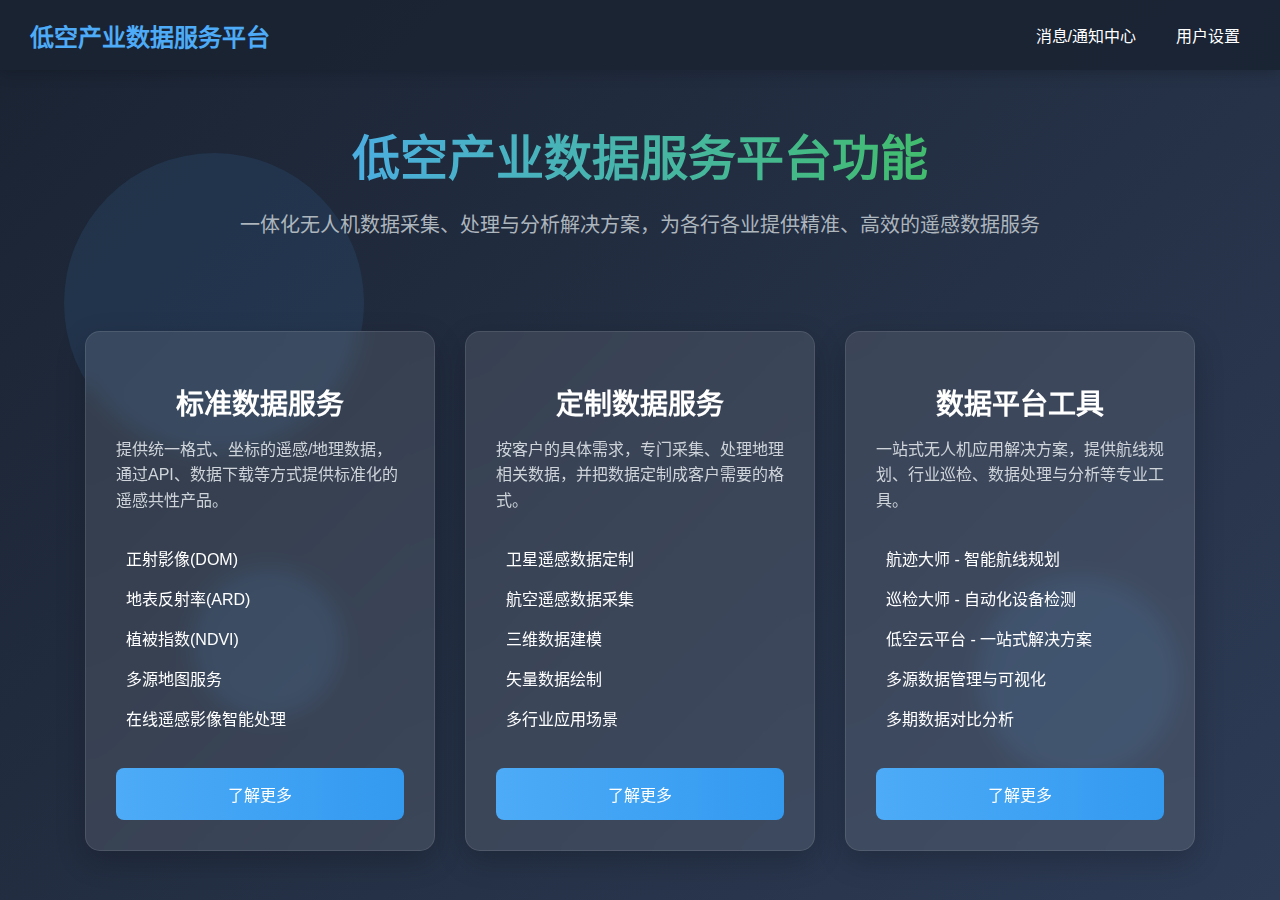
<file: index.html>
<!DOCTYPE html>
<html lang="zh-CN">
<head>
    <meta charset="UTF-8">
    <meta name="viewport" content="width=device-width, initial-scale=1.0">
    <title>低空产业数据服务平台</title>
    <link rel="stylesheet" type="text/css" href="style.css"
</head>
<body>
    <div class="platform-container">
        <!-- 顶部导航栏 -->
        <div class="top-navbar">
            <div class="form-group">
                <div class="logo" data-page="index.html">低空产业数据服务平台</div>
            </div>
            <div class="top-right-tools">
                <div class="notification-center">消息/通知中心</div>
                <div class="user-settings">用户设置</div>
            </div>
        </div>

        <div class="main-content">
            <!-- 背景装饰元素 -->
            <div class="bg-element bg-1"></div>
            <div class="bg-element bg-2"></div>
            <div class="bg-element bg-3"></div>
            
            <!-- 主标题区域 -->
            <div class="hero-section">
                <h1 class="hero-title">低空产业数据服务平台功能</h1>
                <p class="hero-subtitle">一体化无人机数据采集、处理与分析解决方案，为各行各业提供精准、高效的遥感数据服务</p>
            </div>
            
            <!-- 功能卡片区域 -->
            <div class="cards-container">
                <!-- 标准数据服务卡片 -->
                <div class="card">
                    <div class="card-icon">
                        <i class="fas fa-database"></i>
                    </div>
                    <h2 class="card-title">标准数据服务</h2>
                    <p class="card-desc">提供统一格式、坐标的遥感/地理数据，通过API、数据下载等方式提供标准化的遥感共性产品。</p>
                    
                    <ul class="card-features">
                        <li><i class="fas fa-check"></i> 正射影像(DOM)</li>
                        <li><i class="fas fa-check"></i> 地表反射率(ARD)</li>
                        <li><i class="fas fa-check"></i> 植被指数(NDVI)</li>
                        <li><i class="fas fa-check"></i> 多源地图服务</li>
                        <li><i class="fas fa-check"></i> 在线遥感影像智能处理</li>
                    </ul>
                    
                    <button class="card-button" data-modal="standard-service">了解更多</button>
                </div>
                
                <!-- 定制数据服务卡片 -->
                <div class="card">
                    <div class="card-icon">
                        <i class="fas fa-cogs"></i>
                    </div>
                    <h2 class="card-title">定制数据服务</h2>
                    <p class="card-desc">按客户的具体需求，专门采集、处理地理相关数据，并把数据定制成客户需要的格式。</p>
                    
                    <ul class="card-features">
                        <li><i class="fas fa-check"></i> 卫星遥感数据定制</li>
                        <li><i class="fas fa-check"></i> 航空遥感数据采集</li>
                        <li><i class="fas fa-check"></i> 三维数据建模</li>
                        <li><i class="fas fa-check"></i> 矢量数据绘制</li>
                        <li><i class="fas fa-check"></i> 多行业应用场景</li>
                    </ul>
                    
                    <button class="card-button" data-modal="custom-service">了解更多</button>
                </div>
                
                <!-- 数据平台工具卡片 -->
                <div class="card">
                    <div class="card-icon">
                        <i class="fas fa-tools"></i>
                    </div>
                    <h2 class="card-title">数据平台工具</h2>
                    <p class="card-desc">一站式无人机应用解决方案，提供航线规划、行业巡检、数据处理与分析等专业工具。</p>
                    
                    <ul class="card-features">
                        <li><i class="fas fa-check"></i> 航迹大师 - 智能航线规划</li>
                        <li><i class="fas fa-check"></i> 巡检大师 - 自动化设备检测</li>
                        <li><i class="fas fa-check"></i> 低空云平台 - 一站式解决方案</li>
                        <li><i class="fas fa-check"></i> 多源数据管理与可视化</li>
                        <li><i class="fas fa-check"></i> 多期数据对比分析</li>
                    </ul>
                    
                    <button class="card-button" data-modal="platform-tools">了解更多</button>
                </div>
            </div>
        </div>
    </div>
    
    <!-- 标准数据服务模态框 -->
    <div class="modal" id="standard-service-modal">
        <div class="modal-content">
            <span class="close-modal">&times;</span>
            <h2 class="modal-title">标准数据服务</h2>
            <p class="modal-subtitle">统一格式、坐标的遥感/地理数据，通过API、数据下载等方式提供</p>
            
            <div class="modal-section">
                <h3>什么是遥感共性产品？</h3>
                <p>共性产品：指被<strong>两个及以上行业</strong>专题产品生产所需、且可被真实性检验的<strong>遥感产品</strong>，是连接标准产品与专题产品的关键桥梁，推动遥感数据向信息转化。</p>
            </div>
            
            <div class="modal-section">
                <h3>核心产品</h3>
                <ul>
                    <li><strong>正射影像(DOM)</strong> - 高分辨率、几何精度高、无畸变的地面影像</li>
                    <li><strong>辐射基础变量(地表反射率ARD)</strong> - 分析即用数据，经过几何配准、辐射定标和大气校正</li>
                    <li><strong>植被指数(如NDVI)</strong> - 衡量植被茂密程度的指标，用于农作物长势评估等</li>
                </ul>
            </div>
            
            <div class="modal-section">
                <h3>服务优势</h3>
                <ul>
                    <li>时空特征捕捉 - 精确捕捉地表时空变化特征</li>
                    <li>技术门槛降低 - 简化遥感数据应用流程</li>
                    <li>节约处理成本 - 避免各行业部门对遥感数据的重复处理</li>
                    <li>提升应用效率 - 加快数据到决策的转化速度</li>
                    <li>高产品质量 - 遵循统一标准和流程处理</li>
                    <li>广泛覆盖 - 满足不同区域和尺度需求</li>
                </ul>
            </div>
            
            <button class="modal-button" id="go-to-standard-service" data-page="standard-data.html">进入标准数据服务</button>
        </div>
    </div>
    
    <!-- 定制数据服务模态框 -->
    <div class="modal" id="custom-service-modal">
        <div class="modal-content">
            <span class="close-modal">&times;</span>
            <h2 class="modal-title">定制数据服务</h2>
            <p class="modal-subtitle">按客户的具体需求，专门采集、处理地理相关数据，定制成客户需要的格式</p>
            
            <div class="modal-section">
                <h3>服务内涵</h3>
                <p>定制数据服务就是<strong>按客户的具体需求，专门采集、处理地理相关数据，并把数据定制成客户需要的格式</strong>。</p>
                <p>服务涵盖卫星遥感数据、航空遥感数据、三维数据、矢量数据、建筑白模数据等，实现地理信息的精准化、高效化应用。</p>
            </div>
            
            <div class="modal-section">
                <h3>数据采集与处理</h3>
                <p>侧重"从原始数据到可用数据的全流程操作"，根据需求采集原始数据，并进行基础的整理和处理，形成初步可用的地理信息数据。</p>
                <ul>
                    <li>卫星遥感数据 - 分辨率最高可达0.3m</li>
                    <li>航空遥感数据 - 通过飞机、无人机等平台获取</li>
                    <li>三维数据 - 精准三维遥感数据采集、处理及定制化建模</li>
                </ul>
            </div>
            
            <div class="modal-section">
                <h3>数据定制</h3>
                <p>侧重"根据用户个性化需求，提供特定类型、格式或场景的数据成品"，是在采集与处理基础上的"精准化定制"。</p>
                <ul>
                    <li>矢量数据 - 精准绘制道路、水系、建筑等地理要素</li>
                    <li>影像数据 - 高分辨率、精准定位的航空影像</li>
                    <li>三维建模数据 - 精细化全国重点城市三维建筑白模</li>
                    <li>栅格/矢量瓦片数据 - 高效加载、精细展示的瓦片数据</li>
                    <li>地形数据 - 高精度地形模型，包括海拔、坡度等要素</li>
                </ul>
            </div>
            
            <div class="modal-section">
                <h3>应用场景</h3>
                <ul>
                    <li>智慧城市数字底座</li>
                    <li>自然资源及灾情监测</li>
                    <li>地名地址服务应用</li>
                    <li>地图开发工具应用</li>
                </ul>
            </div>
            
            <button class="modal-button" id="go-to-custom-service" data-page="customed-data.html">进入定制数据服务</button>
        </div>
    </div>
    
    <!-- 数据平台工具模态框 -->
    <div class="modal" id="platform-tools-modal">
        <div class="modal-content">
            <span class="close-modal">&times;</span>
            <h2 class="modal-title">数据平台工具</h2>
            <p class="modal-subtitle">一站式、全场景无人机应用解决方案平台</p>
            
            <div class="modal-section">
                <h3>航迹大师</h3>
                <p><strong>专业级、智能化的无人机航线规划软件</strong></p>
                <p>解决复杂场景下，如何让无人机自动、高效、安全地采集到最优质的数据，以便后续生成高精度的实景三维模型或进行精细化的行业巡检。</p>
                <ul>
                    <li>环绕航线 - 针对实景三维建模优化</li>
                    <li>立面航线 - 专门用于垂直表面的数据采集</li>
                    <li>仿地航线 - 在起伏地形上保持固定高度飞行</li>
                    <li>雷达航线 - 为无人机搭载激光雷达设计的飞行路径规划</li>
                    <li>扫摆航线 - 相机在飞行过程中智能摆动，多角度采集</li>
                </ul>
            </div>
            
            <div class="modal-section">
                <h3>巡检大师</h3>
                <p><strong>面向特定行业的自动化、精细化设备设施巡检与分析平台</strong></p>
                <p>实现从数据采集、处理到分析、报告生成的全套行业解决方案。</p>
                <ul>
                    <li>桥梁检测 - 替代高危人工作业，实现自动化巡检</li>
                    <li>红外检测 - 发现肉眼不可见的热隐患</li>
                    <li>新能源巡检 - 光伏电站与风电场大规模资产高效运维</li>
                    <li>点云规划 - 基于高精度三维点云的定制化检测方案</li>
                    <li>应急测绘 - 突发灾害现场的快速态势感知</li>
                </ul>
            </div>
            
            <div class="modal-section">
                <h3>低空云平台</h3>
                <p><strong>基于云计算的一站式、全场景无人机应用解决方案</strong></p>
                <p>将无人机数据采集、管理、处理、分析、可视化及应用整合到一个统一的云端环境中，为用户提供闭环服务。</p>
                <ul>
                    <li>航线规划 - 简化版的航迹大师功能</li>
                    <li>行业巡检 - 简化版的巡检大师，主要是视频处理</li>
                    <li>数据空间 - 核心数据仓库与可视化中心</li>
                    <li>双屏显示 - 专注于精准对比分析的可视化工具</li>
                    <li>云服务 - 工具与资源获取，无线数据同步</li>
                </ul>
            </div>
            
            <button class="modal-button" id="go-to-platform-tools" data-page="platform.html">进入数据平台工具</button>
        </div>
    </div>

    <script>
        
        document.querySelectorAll('.logo').forEach(card => {
            card.addEventListener('click', function() {
                const page = this.getAttribute('data-page');
                window.location.href = page;
            });
        });

        document.querySelectorAll('.modal-button').forEach(card => {
            card.addEventListener('click', function() {
                const page = this.getAttribute('data-page');
                window.location.href = page;
            });
        });

        document.addEventListener('DOMContentLoaded', function() {
            // 获取所有模态框和按钮
            const modals = {
                'standard-service': document.getElementById('standard-service-modal'),
                'custom-service': document.getElementById('custom-service-modal'),
                'platform-tools': document.getElementById('platform-tools-modal')
            };
            
            const buttons = document.querySelectorAll('.card-button');
            const closeButtons = document.querySelectorAll('.close-modal');
            
            // 为每个卡片按钮添加点击事件
            buttons.forEach(button => {
                button.addEventListener('click', function() {
                    const modalId = this.getAttribute('data-modal');
                    if (modals[modalId]) {
                        modals[modalId].style.display = 'flex';
                    }
                });
            });
            
            // 为关闭按钮添加点击事件
            closeButtons.forEach(button => {
                button.addEventListener('click', function() {
                    const modal = this.closest('.modal');
                    modal.style.display = 'none';
                });
            });
            
            // 点击模态框外部关闭
            window.addEventListener('click', function(event) {
                Object.values(modals).forEach(modal => {
                    if (event.target === modal) {
                        modal.style.display = 'none';
                    }
                });
            });
            
            // 跳转按钮事件
            document.getElementById('go-to-standard-service').addEventListener('click', function() {
                alert('正在跳转到标准数据服务页面...');
                // 实际应用中这里会跳转到对应页面
                // window.location.href = 'standard-data-service.html';
            });
            
            document.getElementById('go-to-custom-service').addEventListener('click', function() {
                alert('正在跳转到定制数据服务页面...');
                // 实际应用中这里会跳转到对应页面
                // window.location.href = 'custom-data-service.html';
            });
            
            document.getElementById('go-to-platform-tools').addEventListener('click', function() {
                alert('正在跳转到数据平台工具页面...');
                // 实际应用中这里会跳转到对应页面
                // window.location.href = 'data-platform-tools.html';
            });
        });
    </script>
</body>
</html>
</file>
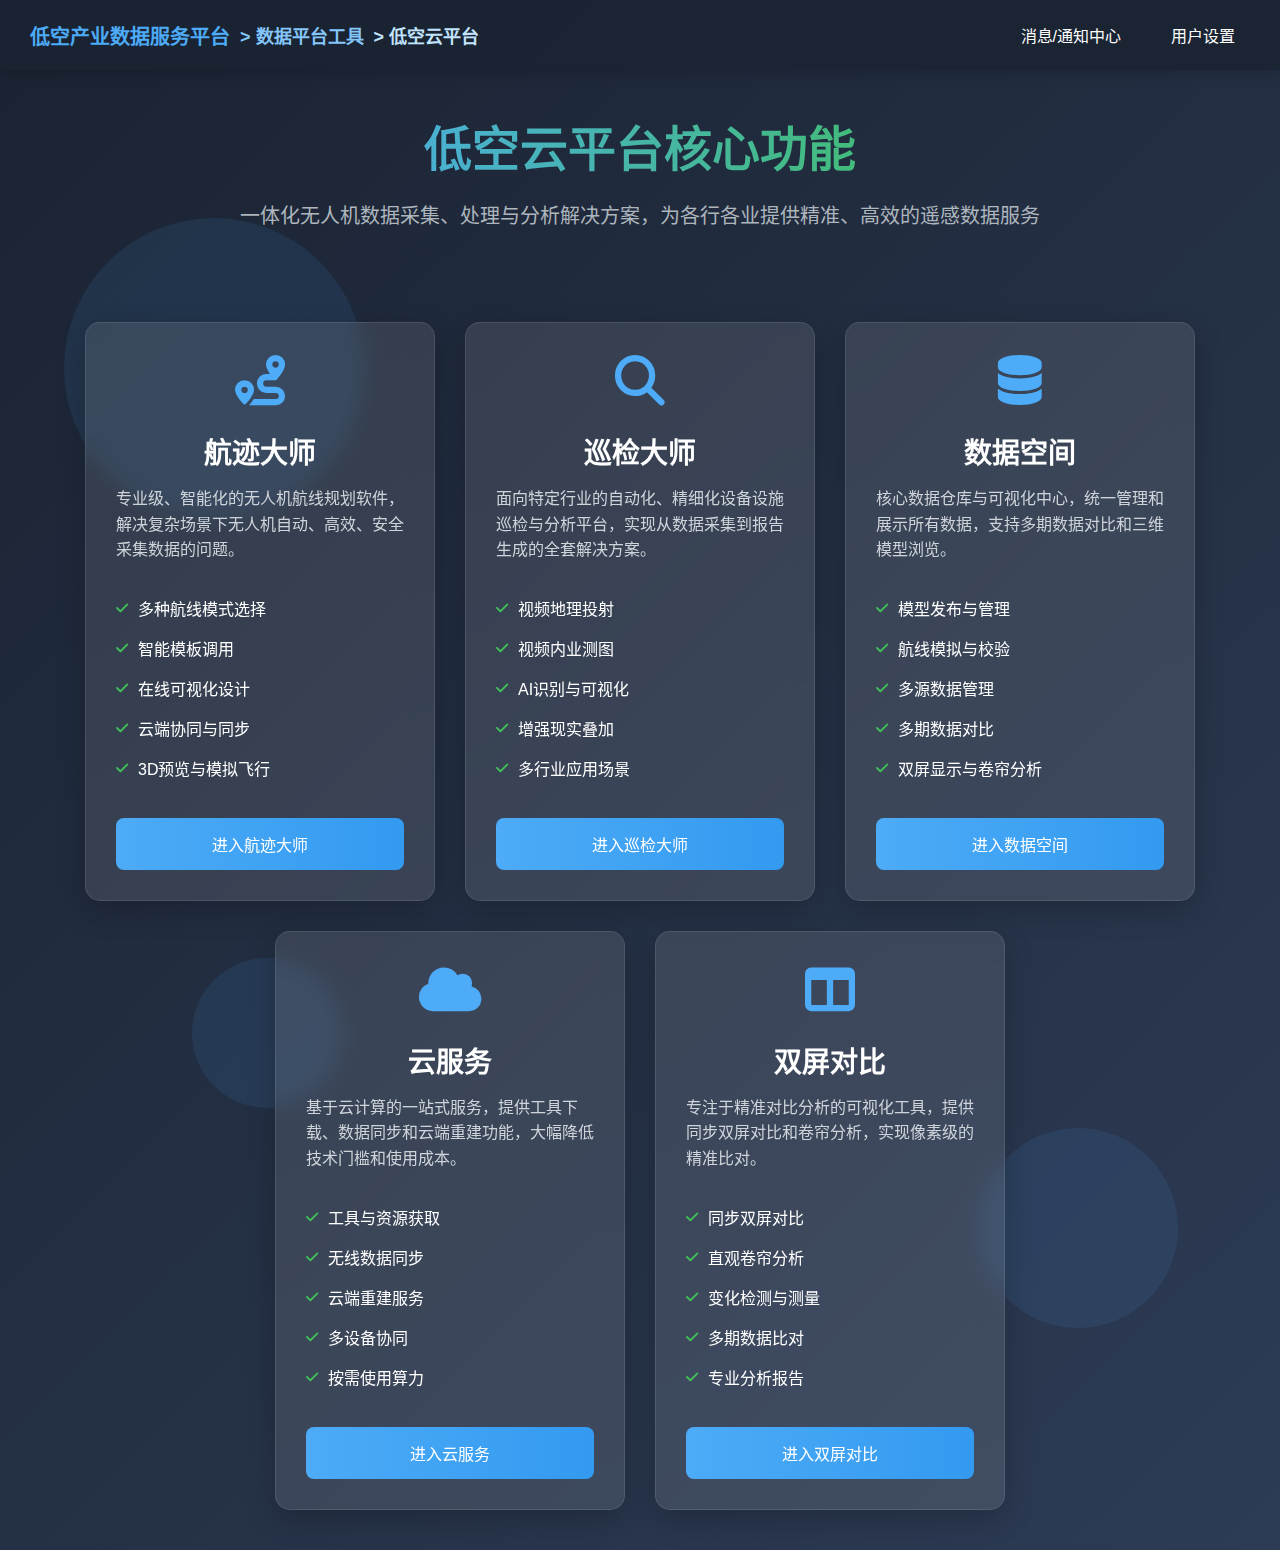
<file: cloude.html>
<!DOCTYPE html>
<html lang="zh-CN">
<head>
    <meta charset="UTF-8">
    <meta name="viewport" content="width=device-width, initial-scale=1.0">
    <title>低空云平台 - 主页面</title>
    <link rel="stylesheet" href="https://cdnjs.cloudflare.com/ajax/libs/font-awesome/6.4.0/css/all.min.css">
    <style>
        * {
            margin: 0;
            padding: 0;
            box-sizing: border-box;
            font-family: "Microsoft YaHei", sans-serif;
        }
        
        body {
            background: linear-gradient(135deg, #1a2332 0%, #2d3b55 100%);
            color: #fff;
            min-height: 100vh;
            display: flex;
            flex-direction: column;
            overflow-x: hidden;
        }
        
        .platform-container {
            display: flex;
            flex-direction: column;
            min-height: 100vh;
        }
        
        /* 顶部导航栏 */
        .top-navbar {
            display: flex;
            justify-content: space-between;
            align-items: center;
            height: 70px;
            background-color: rgba(26, 35, 50, 0.9);
            color: white;
            padding: 0 30px;
            box-shadow: 0 2px 15px rgba(0, 0, 0, 0.2);
            position: relative;
            z-index: 100;
        }
           
.top-navbar .form-group {
    display: flex;
    align-items: center;
    margin: 0 0;
    padding: 0;
    gap: 10px;
}
.logo {
    font-size: 20px;
    font-weight: bold;
    color: #4dabf7;
}

.plat {
    font-size: 18px;
    font-weight: bold;
    color: #85c6fa;
    gap:5px;
}
.sub-intro {
    font-size: 18px;
    font-weight: bold;
    color: #c3e4ff;
    gap:5px;
}

        .top-right-tools {
            display: flex;
            gap: 20px;
            align-items: center;
        }
        
        .notification-center, .user-settings {
            cursor: pointer;
            padding: 8px 15px;
            border-radius: 4px;
            transition: background-color 0.3s;
        }
        
        .notification-center:hover, .user-settings:hover {
            background-color: rgba(255, 255, 255, 0.1);
        }
        
        /* 主内容区域 */
        .main-content {
            flex: 1;
            display: flex;
            flex-direction: column;
            align-items: center;
            justify-content: center;
            padding: 40px 20px;
            position: relative;
        }
        
        .hero-section {
            text-align: center;
            max-width: 800px;
            margin-bottom: 60px;
            z-index: 10;
        }
        
        .hero-title {
            font-size: 48px;
            margin-bottom: 20px;
            background: linear-gradient(90deg, #4dabf7, #40c057);
            -webkit-background-clip: text;
            -webkit-text-fill-color: transparent;
            font-weight: 700;
        }
        
        .hero-subtitle {
            font-size: 20px;
            color: #adb5bd;
            line-height: 1.6;
            margin-bottom: 30px;
        }
        
        .cards-container {
            display: flex;
            justify-content: center;
            gap: 30px;
            flex-wrap: wrap;
            max-width: 1200px;
            z-index: 10;
        }
        
        .card {
            background: rgba(255, 255, 255, 0.1);
            backdrop-filter: blur(10px);
            border-radius: 15px;
            padding: 30px;
            width: 350px;
            min-height: 380px;
            display: flex;
            flex-direction: column;
            transition: all 0.4s ease;
            box-shadow: 0 10px 30px rgba(0, 0, 0, 0.2);
            border: 1px solid rgba(255, 255, 255, 0.1);
            position: relative;
            overflow: hidden;
        }
        
        .card:hover {
            transform: translateY(-15px);
            box-shadow: 0 15px 40px rgba(77, 171, 247, 0.3);
            background: rgba(255, 255, 255, 0.15);
        }
        
        .card-icon {
            font-size: 50px;
            margin-bottom: 20px;
            color: #4dabf7;
            text-align: center;
        }
        
        .card-title {
            font-size: 28px;
            margin-bottom: 15px;
            text-align: center;
            font-weight: 600;
        }
        
        .card-desc {
            font-size: 16px;
            color: #ced4da;
            line-height: 1.6;
            margin-bottom: 25px;
            flex-grow: 1;
        }
        
        .card-features {
            list-style: none;
            margin-bottom: 30px;
        }
        
        .card-features li {
            padding: 8px 0;
            display: flex;
            align-items: center;
        }
        
        .card-features li i {
            color: #40c057;
            margin-right: 10px;
            font-size: 14px;
        }
        
        .card-button {
            background: linear-gradient(90deg, #4dabf7, #339af0);
            color: white;
            border: none;
            padding: 14px 20px;
            border-radius: 8px;
            font-size: 16px;
            cursor: pointer;
            transition: all 0.3s;
            font-weight: 500;
            text-align: center;
            text-decoration: none;
            display: block;
        }
        
        .card-button:hover {
            background: linear-gradient(90deg, #339af0, #228be6);
            transform: translateY(-2px);
            box-shadow: 0 5px 15px rgba(51, 154, 240, 0.4);
        }
        
        /* 背景装饰元素 */
        .bg-element {
            position: absolute;
            border-radius: 50%;
            background: rgba(77, 171, 247, 0.1);
            z-index: 1;
        }
        
        .bg-1 {
            width: 300px;
            height: 300px;
            top: 10%;
            left: 5%;
            animation: float 8s ease-in-out infinite;
        }
        
        .bg-2 {
            width: 200px;
            height: 200px;
            bottom: 15%;
            right: 8%;
            animation: float 10s ease-in-out infinite reverse;
        }
        
        .bg-3 {
            width: 150px;
            height: 150px;
            top: 60%;
            left: 15%;
            animation: float 12s ease-in-out infinite;
        }
        
        @keyframes float {
            0% { transform: translateY(0) rotate(0deg); }
            50% { transform: translateY(-20px) rotate(10deg); }
            100% { transform: translateY(0) rotate(0deg); }
        }
        
        /* 响应式设计 */
        @media (max-width: 1100px) {
            .cards-container {
                flex-direction: column;
                align-items: center;
            }
            
            .card {
                width: 90%;
                max-width: 500px;
            }
        }
        
        @media (max-width: 768px) {
            .hero-title {
                font-size: 36px;
            }
            
            .hero-subtitle {
                font-size: 18px;
            }
            
            .top-navbar {
                padding: 0 15px;
            }
            
            .logo {
                font-size: 20px;
            }
        }
    </style>
</head>
<body>
    <div class="platform-container">
        <!-- 顶部导航栏 -->
        <div class="top-navbar">
            <div class="form-group">
                <div class="logo" data-page="index.html">低空产业数据服务平台</div>
                <div class="plat" data-page="platform.html">> 数据平台工具</div>
                <div class="sub-intro" data-page="cloude.html">> 低空云平台</div>
            </div>
            <div class="top-right-tools">
                <div class="notification-center">消息/通知中心</div>
                <div class="user-settings">用户设置</div>
            </div>
        </div>
        
        <!-- 主内容区域 -->
        <div class="main-content">
            <!-- 背景装饰元素 -->
            <div class="bg-element bg-1"></div>
            <div class="bg-element bg-2"></div>
            <div class="bg-element bg-3"></div>
            
            <!-- 主标题区域 -->
            <div class="hero-section">
                <h1 class="hero-title">低空云平台核心功能</h1>
                <p class="hero-subtitle">一体化无人机数据采集、处理与分析解决方案，为各行各业提供精准、高效的遥感数据服务</p>
            </div>
            
            <!-- 功能卡片区域 -->
            <div class="cards-container">
                <!-- 航迹大师卡片 -->
                <div class="card">
                    <div class="card-icon">
                        <i class="fas fa-route"></i>
                    </div>
                    <h2 class="card-title">航迹大师</h2>
                    <p class="card-desc">专业级、智能化的无人机航线规划软件，解决复杂场景下无人机自动、高效、安全采集数据的问题。</p>
                    
                    <ul class="card-features">
                        <li><i class="fas fa-check"></i> 多种航线模式选择</li>
                        <li><i class="fas fa-check"></i> 智能模板调用</li>
                        <li><i class="fas fa-check"></i> 在线可视化设计</li>
                        <li><i class="fas fa-check"></i> 云端协同与同步</li>
                        <li><i class="fas fa-check"></i> 3D预览与模拟飞行</li>
                    </ul>
                    
                    <a href="hangji.html" class="card-button">进入航迹大师</a>
                </div>
                
                <!-- 巡检大师卡片 -->
                <div class="card">
                    <div class="card-icon">
                        <i class="fas fa-search"></i>
                    </div>
                    <h2 class="card-title">巡检大师</h2>
                    <p class="card-desc">面向特定行业的自动化、精细化设备设施巡检与分析平台，实现从数据采集到报告生成的全套解决方案。</p>
                    
                    <ul class="card-features">
                        <li><i class="fas fa-check"></i> 视频地理投射</li>
                        <li><i class="fas fa-check"></i> 视频内业测图</li>
                        <li><i class="fas fa-check"></i> AI识别与可视化</li>
                        <li><i class="fas fa-check"></i> 增强现实叠加</li>
                        <li><i class="fas fa-check"></i> 多行业应用场景</li>
                    </ul>
                    
                    <a href="xunjian.html" class="card-button">进入巡检大师</a>
                </div>
                
                <!-- 数据空间卡片 -->
                <div class="card">
                    <div class="card-icon">
                        <i class="fas fa-database"></i>
                    </div>
                    <h2 class="card-title">数据空间</h2>
                    <p class="card-desc">核心数据仓库与可视化中心，统一管理和展示所有数据，支持多期数据对比和三维模型浏览。</p>
                    
                    <ul class="card-features">
                        <li><i class="fas fa-check"></i> 模型发布与管理</li>
                        <li><i class="fas fa-check"></i> 航线模拟与校验</li>
                        <li><i class="fas fa-check"></i> 多源数据管理</li>
                        <li><i class="fas fa-check"></i> 多期数据对比</li>
                        <li><i class="fas fa-check"></i> 双屏显示与卷帘分析</li>
                    </ul>
                    
                    <a href="data-space.html" class="card-button">进入数据空间</a>
                </div>
                
                <!-- 云服务卡片 -->
                <div class="card">
                    <div class="card-icon">
                        <i class="fas fa-cloud"></i>
                    </div>
                    <h2 class="card-title">云服务</h2>
                    <p class="card-desc">基于云计算的一站式服务，提供工具下载、数据同步和云端重建功能，大幅降低技术门槛和使用成本。</p>
                    
                    <ul class="card-features">
                        <li><i class="fas fa-check"></i> 工具与资源获取</li>
                        <li><i class="fas fa-check"></i> 无线数据同步</li>
                        <li><i class="fas fa-check"></i> 云端重建服务</li>
                        <li><i class="fas fa-check"></i> 多设备协同</li>
                        <li><i class="fas fa-check"></i> 按需使用算力</li>
                    </ul>
                    
                    <a href="yunfuwu.html" class="card-button">进入云服务</a>
                </div>
                
                <!-- 双屏对比卡片 -->
                <div class="card">
                    <div class="card-icon">
                        <i class="fas fa-columns"></i>
                    </div>
                    <h2 class="card-title">双屏对比</h2>
                    <p class="card-desc">专注于精准对比分析的可视化工具，提供同步双屏对比和卷帘分析，实现像素级的精准比对。</p>
                    
                    <ul class="card-features">
                        <li><i class="fas fa-check"></i> 同步双屏对比</li>
                        <li><i class="fas fa-check"></i> 直观卷帘分析</li>
                        <li><i class="fas fa-check"></i> 变化检测与测量</li>
                        <li><i class="fas fa-check"></i> 多期数据比对</li>
                        <li><i class="fas fa-check"></i> 专业分析报告</li>
                    </ul>
                    
                    <a href="shuangping.html" class="card-button">进入双屏对比</a>
                </div>
            </div>
        </div>
    </div>

    <script>

        
        document.querySelectorAll('.logo').forEach(card => {
            card.addEventListener('click', function() {
                const page = this.getAttribute('data-page');
                window.location.href = page;
            });
        });
        
        document.querySelectorAll('.plat').forEach(card => {
            card.addEventListener('click', function() {
                const page = this.getAttribute('data-page');
                window.location.href = page;
            });
        });

        document.querySelectorAll('.sub-intro').forEach(card => {
            card.addEventListener('click', function() {
                const page = this.getAttribute('data-page');
                window.location.href = page;
            });
        });
        // 简单的页面交互
        document.addEventListener('DOMContentLoaded', function() {
            // 为卡片添加点击效果
            const cards = document.querySelectorAll('.card');
            cards.forEach(card => {
                card.addEventListener('click', function() {
                    // 在实际应用中，这里会有更复杂的页面跳转逻辑
                    console.log(`点击了 ${this.querySelector('.card-title').textContent} 卡片`);
                });
            });
            
            // 模拟消息通知
            document.querySelector('.notification-center').addEventListener('click', function() {
                alert('您有3条新消息\n- 航迹规划完成通知\n- 巡检报告已生成\n- 系统维护提醒');
            });
            
            // 用户设置点击
            document.querySelector('.user-settings').addEventListener('click', function() {
                alert('打开用户设置面板');
            });
        });
    </script>
</body>
</html>
</file>
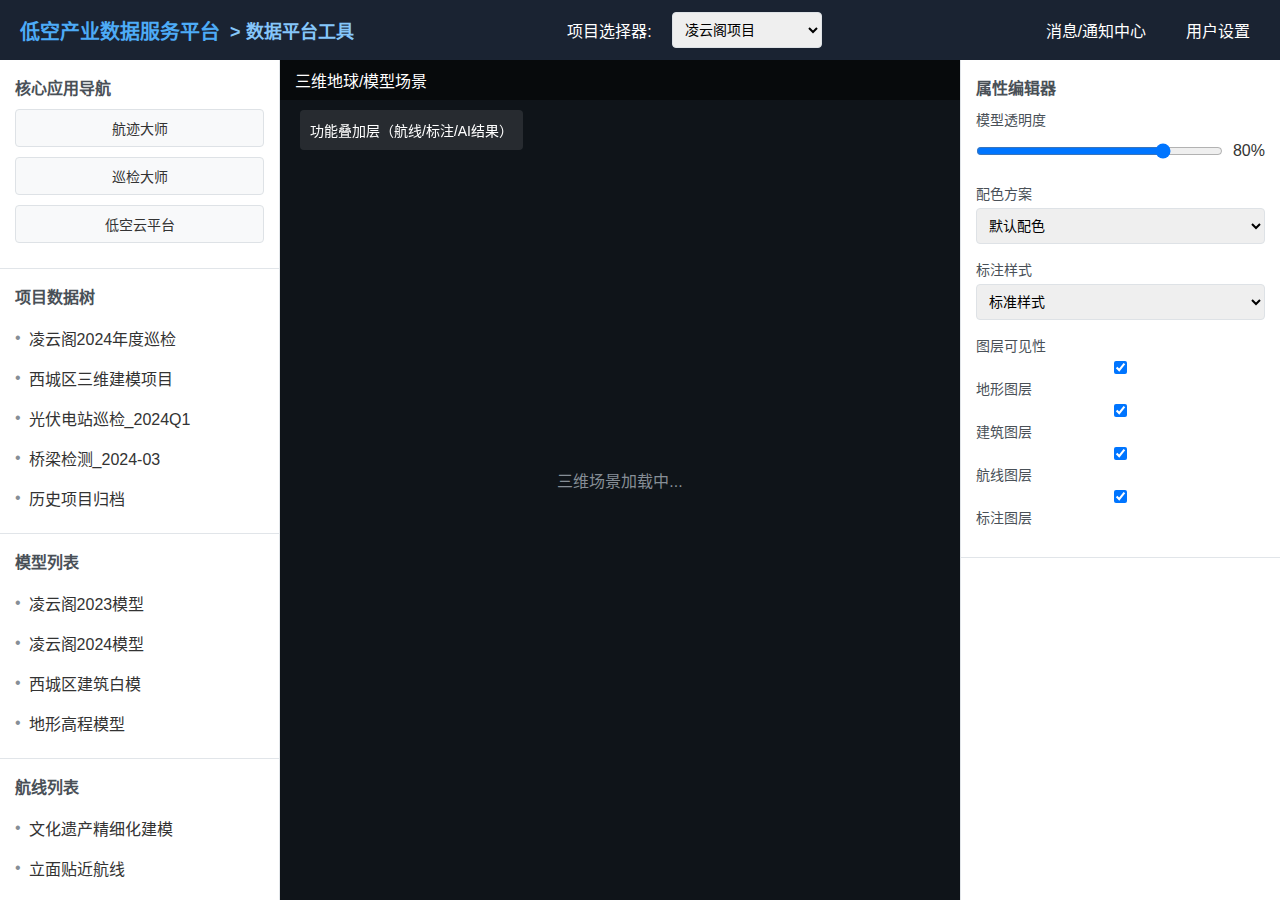
<file: platform.html>
<!DOCTYPE html>
<html lang="zh-CN">
<head>
    <meta charset="UTF-8">
    <meta name="viewport" content="width=device-width, initial-scale=1.0">
    <title>低空产业数据服务平台</title>
    <link rel="stylesheet" type="text/css" href="plat-style.css"
</head>
<body>
    <div class="platform-container">
        <!-- 顶部导航栏 -->
        <div class="top-navbar">
            <div class="form-group">
                <div class="logo" data-page="index.html">低空产业数据服务平台</div>
                <div class="plat">> 数据平台工具</div>
            </div>
            <div class="form-group">
                <label for="select-app">项目选择器:</label>
                <select id="select-app">
                    <option>凌云阁项目</option>
                    <option>西城区项目</option>
                    <option>光伏电站巡检项目</option>
                </select>
            </div>
            <div class="top-right-tools">
                <div class="notification-center">消息/通知中心</div>
                <div class="user-settings">用户设置</div>
            </div>
        </div>
        
        <!-- 主内容区域 -->
        <div class="main-content">
            <!-- 左侧导航与数据面板 -->
            <div class="left-panel">
                <div class="panel-section">
                    <h3>核心应用导航</h3>
                    <div class="core-apps-nav">
                        <div class="core-apps-btn" data-page="track-master.html">航迹大师</div>
                        <div class="core-apps-btn" data-page="inspection-master.html">巡检大师</div>
                        <div class="core-apps-btn" data-page="cloude.html">低空云平台</div>
                    </div>
                </div>
                <div class="panel-section">
                    <h3>项目数据树</h3>
                    <ul class="data-tree">
                        <li>凌云阁2024年度巡检</li>
                        <li>西城区三维建模项目</li>
                        <li>光伏电站巡检_2024Q1</li>
                        <li>桥梁检测_2024-03</li>
                        <li>历史项目归档</li>
                    </ul>
                </div>
                <div class="panel-section">
                    <h3>模型列表</h3>
                    <ul class="data-tree">
                        <li>凌云阁2023模型</li>
                        <li>凌云阁2024模型</li>
                        <li>西城区建筑白模</li>
                        <li>地形高程模型</li>
                    </ul>
                </div>
                <div class="panel-section">
                    <h3>航线列表</h3>
                    <ul class="data-tree">
                        <li>文化遗产精细化建模</li>
                        <li>立面贴近航线</li>
                        <li>交叉环绕航线</li>
                        <li>正射影像采集</li>
                    </ul>
                </div>
                <div class="panel-section">
                    <h3>报告列表</h3>
                    <ul class="data-tree">
                        <li>巡检报告_2024-04-15</li>
                        <li>形变分析报告</li>
                        <li>AI识别结果汇总</li>
                    </ul>
                </div>
            </div>
            
            <!-- 中央3D主视觉工作区 -->
            <div class="main-workspace">
                <div class="workspace-header">
                    <h2>三维地球/模型场景</h2>
                </div>
                <div class="workspace-content">
                    <div class="feature-overlay">
                        功能叠加层（航线/标注/AI结果）
                    </div>
                    <div>三维场景加载中...</div>
                </div>
            </div>
            
            <!-- 右侧工具与属性面板 -->
            <div class="right-panel">
                
                <div class="panel-section property-editor">
                    <h3>属性编辑器</h3>
                    <div class="form-group">
                        <label for="model-opacity">模型透明度</label>
                        <div class="slider-container">
                            <input type="range" id="model-opacity" min="0" max="100" value="80">
                            <span class="slider-value">80%</span>
                        </div>
                    </div>
                    <div class="form-group">
                        <label for="color-scheme">配色方案</label>
                        <select id="color-scheme">
                            <option>默认配色</option>
                            <option>热力图配色</option>
                            <option>高程配色</option>
                            <option>红外配色</option>
                        </select>
                    </div>
                    <div class="form-group">
                        <label for="annotation-style">标注样式</label>
                        <select id="annotation-style">
                            <option>标准样式</option>
                            <option>高亮样式</option>
                            <option>简约样式</option>
                        </select>
                    </div>
                    <div class="form-group">
                        <label for="layer-visibility">图层可见性</label>
                        <div>
                            <input type="checkbox" id="terrain-layer" checked>
                            <label for="terrain-layer">地形图层</label>
                        </div>
                        <div>
                            <input type="checkbox" id="building-layer" checked>
                            <label for="building-layer">建筑图层</label>
                        </div>
                        <div>
                            <input type="checkbox" id="route-layer" checked>
                            <label for="route-layer">航线图层</label>
                        </div>
                        <div>
                            <input type="checkbox" id="annotation-layer" checked>
                            <label for="annotation-layer">标注图层</label>
                        </div>
                    </div>
                </div>
            </div>
        </div>
    </div>

    <script>
        
        document.querySelectorAll('.logo').forEach(card => {
            card.addEventListener('click', function() {
                const page = this.getAttribute('data-page');
                window.location.href = page;
            });
        });

        document.querySelectorAll('.core-apps-btn').forEach(card => {
            card.addEventListener('click', function() {
                const page = this.getAttribute('data-page');
                window.location.href = page;
            });
        });

        // 简单的交互功能
        document.addEventListener('DOMContentLoaded', function() {
            // 工具按钮切换
            const toolButtons = document.querySelectorAll('.tool-btn');
            toolButtons.forEach(button => {
                button.addEventListener('click', function() {
                    toolButtons.forEach(btn => btn.classList.remove('active'));
                    this.classList.add('active');
                });
            });
            
            // 滑动条数值显示
            const opacitySlider = document.getElementById('model-opacity');
            const sliderValue = document.querySelector('.slider-value');
            
            opacitySlider.addEventListener('input', function() {
                sliderValue.textContent = this.value + '%';
            });
            
            // 数据树项点击效果
            const dataTreeItems = document.querySelectorAll('.data-tree li');
            dataTreeItems.forEach(item => {
                item.addEventListener('click', function() {
                    dataTreeItems.forEach(i => i.classList.remove('active'));
                    this.classList.add('active');
                });
            });
        });
    </script>
</body>
</html>
</file>
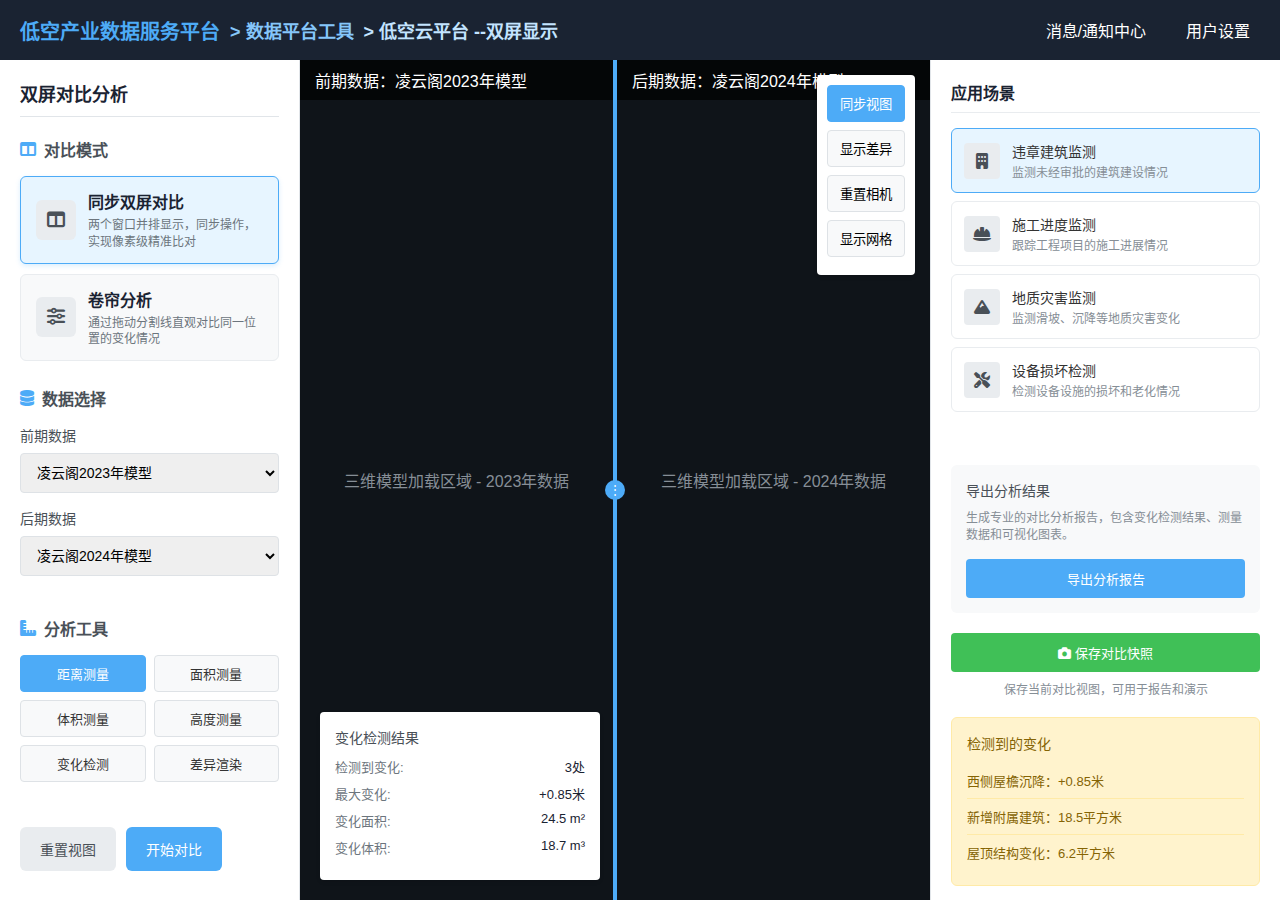
<file: shuangping.html>
<!DOCTYPE html>
<html lang="zh-CN">
<head>
    <meta charset="UTF-8">
    <meta name="viewport" content="width=device-width, initial-scale=1.0">
    <title>双屏对比分析 - 低空云平台</title>
    <style>
        * {
            margin: 0;
            padding: 0;
            box-sizing: border-box;
            font-family: "Microsoft YaHei", sans-serif;
        }
        
        body {
            background-color: #f5f7fa;
            color: #333;
            height: 100vh;
            overflow: hidden;
        }
        
        .platform-container {
            display: flex;
            flex-direction: column;
            height: 100vh;
        }
        
        /* 顶部导航栏 */
        .top-navbar {
            display: flex;
            justify-content: space-between;
            align-items: center;
            height: 60px;
            background-color: #1a2332;
            color: white;
            padding: 0 20px;
            box-shadow: 0 2px 4px rgba(0, 0, 0, 0.1);
        }
            
.top-navbar .form-group {
    display: flex;
    align-items: center;
    margin: 0 0;
    padding: 0;
    gap: 10px;
}
.logo {
    font-size: 20px;
    font-weight: bold;
    color: #4dabf7;
}

.plat {
    font-size: 18px;
    font-weight: bold;
    color: #85c6fa;
    gap:5px;
}
.sub-intro {
    font-size: 18px;
    font-weight: bold;
    color: #c3e4ff;
    gap:5px;
}
        
        .top-right-tools {
            display: flex;
            gap: 20px;
            align-items: center;
        }
        
        .notification-center, .user-settings {
            cursor: pointer;
            padding: 5px 10px;
            border-radius: 4px;
            transition: background-color 0.3s;
        }
        
        .notification-center:hover, .user-settings:hover {
            background-color: #2d3748;
        }
        
        /* 主内容区域 */
        .main-content {
            display: flex;
            flex: 1;
            overflow: hidden;
        }
        
        /* 左侧面板 */
        .left-panel {
            width: 300px;
            background-color: white;
            border-right: 1px solid #e1e5e9;
            display: flex;
            flex-direction: column;
            overflow: auto;
            padding: 20px;
        }
        
        .panel-title {
            font-size: 18px;
            margin-bottom: 20px;
            color: #1a2332;
            padding-bottom: 10px;
            border-bottom: 1px solid #e1e5e9;
        }
        
        .comparison-section {
            margin-bottom: 25px;
        }
        
        .section-title {
            font-size: 16px;
            margin-bottom: 15px;
            color: #495057;
            display: flex;
            align-items: center;
        }
        
        .section-title i {
            margin-right: 8px;
            color: #4dabf7;
        }
        
        .mode-options {
            display: flex;
            flex-direction: column;
            gap: 10px;
        }
        
        .mode-option {
            display: flex;
            align-items: center;
            padding: 12px 15px;
            border: 1px solid #e9ecef;
            border-radius: 6px;
            cursor: pointer;
            transition: all 0.3s;
            background-color: #f8f9fa;
        }
        
        .mode-option:hover {
            background-color: #e9ecef;
        }
        
        .mode-option.active {
            background-color: #e7f5ff;
            border-color: #4dabf7;
            box-shadow: 0 2px 5px rgba(77, 171, 247, 0.2);
        }
        
        .mode-icon {
            width: 40px;
            height: 40px;
            border-radius: 6px;
            background-color: #e9ecef;
            display: flex;
            align-items: center;
            justify-content: center;
            margin-right: 12px;
            color: #495057;
            font-size: 18px;
        }
        
        .mode-info {
            flex: 1;
        }
        
        .mode-name {
            font-weight: 600;
            margin-bottom: 4px;
            color: #1a2332;
        }
        
        .mode-desc {
            font-size: 12px;
            color: #6c757d;
            line-height: 1.4;
        }
        
        .data-section {
            margin-bottom: 25px;
        }
        
        .form-group {
            margin-bottom: 15px;
        }
        
        .form-group label {
            display: block;
            margin-bottom: 8px;
            font-size: 14px;
            color: #495057;
            font-weight: 500;
        }
        
        .form-group select {
            width: 100%;
            padding: 10px 12px;
            border: 1px solid #dee2e6;
            border-radius: 4px;
            font-size: 14px;
            transition: border-color 0.3s;
        }
        
        .form-group select:focus {
            border-color: #4dabf7;
            outline: none;
            box-shadow: 0 0 0 2px rgba(77, 171, 247, 0.2);
        }
        
        .analysis-tools {
            display: flex;
            flex-wrap: wrap;
            gap: 8px;
            margin-top: 10px;
        }
        
        .analysis-tool {
            background-color: #f8f9fa;
            border: 1px solid #dee2e6;
            border-radius: 4px;
            padding: 8px 12px;
            cursor: pointer;
            transition: all 0.2s;
            font-size: 13px;
            flex: 1;
            min-width: 45%;
            text-align: center;
        }
        
        .analysis-tool:hover {
            background-color: #e9ecef;
            border-color: #adb5bd;
        }
        
        .analysis-tool.active {
            background-color: #4dabf7;
            color: white;
            border-color: #4dabf7;
        }
        
        .btn {
            padding: 12px 20px;
            border: none;
            border-radius: 6px;
            cursor: pointer;
            font-size: 14px;
            transition: all 0.3s;
            font-weight: 500;
        }
        
        .btn-primary {
            background-color: #4dabf7;
            color: white;
        }
        
        .btn-primary:hover {
            background-color: #339af0;
        }
        
        .btn-secondary {
            background-color: #e9ecef;
            color: #495057;
        }
        
        .btn-secondary:hover {
            background-color: #dee2e6;
        }
        
        .action-buttons {
            display: flex;
            gap: 10px;
            margin-top: 20px;
        }
        
        /* 中央工作区 */
        .workspace {
            flex: 1;
            background-color: #f8f9fa;
            position: relative;
            overflow: hidden;
        }
        
        .comparison-container {
            display: flex;
            height: 100%;
            position: relative;
        }
        
        /* 双屏对比模式 */
        .side-by-side {
            display: flex;
            width: 100%;
            height: 100%;
        }
        
        .comparison-panel {
            flex: 1;
            position: relative;
            background-color: #0f1419;
            overflow: hidden;
        }
        
        .panel-header {
            position: absolute;
            top: 0;
            left: 0;
            right: 0;
            height: 40px;
            background-color: rgba(0, 0, 0, 0.7);
            color: white;
            display: flex;
            align-items: center;
            padding: 0 15px;
            z-index: 10;
        }
        
        .panel-content {
            height: 100%;
            display: flex;
            justify-content: center;
            align-items: center;
            color: #868e96;
        }
        
        .comparison-divider {
            width: 4px;
            background-color: #4dabf7;
            cursor: col-resize;
            position: relative;
            z-index: 20;
        }
        
        .comparison-divider::before {
            content: "⋮";
            position: absolute;
            top: 50%;
            left: -8px;
            width: 20px;
            height: 20px;
            background-color: #4dabf7;
            color: white;
            border-radius: 50%;
            display: flex;
            align-items: center;
            justify-content: center;
            font-size: 12px;
        }
        
        /* 卷帘分析模式 */
        .wipe-container {
            position: relative;
            width: 100%;
            height: 100%;
            overflow: hidden;
        }
        
        .wipe-before, .wipe-after {
            position: absolute;
            top: 0;
            left: 0;
            width: 100%;
            height: 100%;
            display: flex;
            justify-content: center;
            align-items: center;
            color: white;
        }
        
        .wipe-before {
            background-color: #1a4a6b;
            z-index: 1;
        }
        
        .wipe-after {
            background-color: #2d3748;
            width: 50%;
            z-index: 2;
        }
        
        .wipe-handle {
            position: absolute;
            top: 0;
            left: 50%;
            width: 4px;
            height: 100%;
            background-color: #4dabf7;
            cursor: col-resize;
            z-index: 30;
        }
        
        .wipe-handle::before {
            content: "↔";
            position: absolute;
            top: 50%;
            left: -8px;
            width: 20px;
            height: 20px;
            background-color: #4dabf7;
            color: white;
            border-radius: 50%;
            display: flex;
            align-items: center;
            justify-content: center;
            font-size: 12px;
        }
        
        /* 控制面板 */
        .control-panel {
            position: absolute;
            top: 15px;
            right: 15px;
            background: white;
            border-radius: 4px;
            padding: 10px;
            box-shadow: 0 2px 4px rgba(0,0,0,0.1);
            z-index: 1000;
        }
        
        .control-panel button {
            display: block;
            width: 100%;
            margin-bottom: 8px;
            padding: 8px 12px;
            background: #f8f9fa;
            border: 1px solid #dee2e6;
            border-radius: 4px;
            cursor: pointer;
        }
        
        .control-panel button.active {
            background: #4dabf7;
            color: white;
            border-color: #4dabf7;
        }
        
        .difference-overlay {
            position: absolute;
            bottom: 20px;
            left: 20px;
            background: white;
            border-radius: 4px;
            padding: 15px;
            box-shadow: 0 2px 4px rgba(0,0,0,0.1);
            z-index: 1000;
            width: 280px;
        }
        
        .difference-title {
            font-size: 14px;
            margin-bottom: 10px;
            color: #495057;
            font-weight: 500;
        }
        
        .difference-item {
            display: flex;
            justify-content: space-between;
            margin-bottom: 8px;
            font-size: 13px;
        }
        
        .difference-label {
            color: #6c757d;
        }
        
        .difference-value {
            color: #1a2332;
            font-weight: 500;
        }
        
        /* 右侧面板 */
        .right-panel {
            width: 350px;
            background-color: white;
            border-left: 1px solid #e1e5e9;
            display: flex;
            flex-direction: column;
            overflow: auto;
            padding: 20px;
        }
        
        .application-section {
            margin-bottom: 25px;
        }
        
        .application-title {
            font-size: 16px;
            margin-bottom: 15px;
            color: #1a2332;
            padding-bottom: 8px;
            border-bottom: 1px solid #e9ecef;
        }
        
        .application-list {
            list-style: none;
            margin-top: 10px;
        }
        
        .application-item {
            display: flex;
            align-items: center;
            padding: 12px;
            border: 1px solid #e9ecef;
            border-radius: 6px;
            margin-bottom: 8px;
            cursor: pointer;
            transition: all 0.2s;
        }
        
        .application-item:hover {
            background-color: #f8f9fa;
        }
        
        .application-item.active {
            border-color: #4dabf7;
            background-color: #e7f5ff;
        }
        
        .application-icon {
            width: 36px;
            height: 36px;
            border-radius: 4px;
            background-color: #e9ecef;
            display: flex;
            align-items: center;
            justify-content: center;
            margin-right: 12px;
            color: #495057;
        }
        
        .application-info {
            flex: 1;
        }
        
        .application-name {
            font-weight: 500;
            font-size: 14px;
        }
        
        .application-desc {
            font-size: 12px;
            color: #868e96;
            margin-top: 2px;
        }
        
        .export-section {
            background-color: #f8f9fa;
            border-radius: 6px;
            padding: 15px;
            margin-top: 20px;
        }
        
        .export-title {
            font-size: 14px;
            margin-bottom: 10px;
            color: #495057;
        }
        
        .export-desc {
            font-size: 12px;
            color: #868e96;
            margin-bottom: 15px;
            line-height: 1.4;
        }
        
        .export-btn {
            background-color: #4dabf7;
            color: white;
            border: none;
            padding: 10px 15px;
            border-radius: 4px;
            font-size: 13px;
            cursor: pointer;
            transition: background-color 0.2s;
            width: 100%;
        }
        
        .export-btn:hover {
            background-color: #339af0;
        }
        
        .snapshot-section {
            margin-top: 20px;
        }
        
        .snapshot-btn {
            background-color: #40c057;
            color: white;
            border: none;
            padding: 10px 15px;
            border-radius: 4px;
            font-size: 13px;
            cursor: pointer;
            transition: background-color 0.2s;
            width: 100%;
        }
        
        .snapshot-btn:hover {
            background-color: #37b24d;
        }
        
        .change-detection {
            margin-top: 20px;
            background-color: #fff3cd;
            border: 1px solid #ffeaa7;
            border-radius: 6px;
            padding: 15px;
        }
        
        .change-title {
            font-size: 14px;
            margin-bottom: 10px;
            color: #856404;
            font-weight: 500;
        }
        
        .change-list {
            list-style: none;
        }
        
        .change-item {
            padding: 8px 0;
            border-bottom: 1px solid #ffeaa7;
            font-size: 13px;
            color: #856404;
        }
        
        .change-item:last-child {
            border-bottom: none;
        }
    </style>
    <link rel="stylesheet" href="https://cdnjs.cloudflare.com/ajax/libs/font-awesome/6.4.0/css/all.min.css">
</head>
<body>
    <div class="platform-container">
        <!-- 顶部导航栏 -->
        <div class="top-navbar">
            <div class="form-group">
                <div class="logo" data-page="index.html">低空产业数据服务平台</div>
                <div class="plat" data-page="platform.html">> 数据平台工具</div>
                <div class="sub-intro" data-page="cloude.html">> 低空云平台 --双屏显示</div>
            </div>
            <div class="top-right-tools">
                <div class="notification-center">消息/通知中心</div>
                <div class="user-settings">用户设置</div>
            </div>
        </div>
        
        <!-- 主内容区域 -->
        <div class="main-content">
            <!-- 左侧面板 -->
            <div class="left-panel">
                <h2 class="panel-title">双屏对比分析</h2>
                
                <div class="comparison-section">
                    <h3 class="section-title">
                        <i class="fas fa-columns"></i> 对比模式
                    </h3>
                    <div class="mode-options">
                        <div class="mode-option active" data-mode="side-by-side">
                            <div class="mode-icon">
                                <i class="fas fa-columns"></i>
                            </div>
                            <div class="mode-info">
                                <div class="mode-name">同步双屏对比</div>
                                <div class="mode-desc">两个窗口并排显示，同步操作，实现像素级精准比对</div>
                            </div>
                        </div>
                        <div class="mode-option" data-mode="wipe">
                            <div class="mode-icon">
                                <i class="fas fa-sliders-h"></i>
                            </div>
                            <div class="mode-info">
                                <div class="mode-name">卷帘分析</div>
                                <div class="mode-desc">通过拖动分割线直观对比同一位置的变化情况</div>
                            </div>
                        </div>
                    </div>
                </div>
                
                <div class="data-section">
                    <h3 class="section-title">
                        <i class="fas fa-database"></i> 数据选择
                    </h3>
                    <div class="form-group">
                        <label for="before-data">前期数据</label>
                        <select id="before-data">
                            <option value="model-2023">凌云阁2023年模型</option>
                            <option value="model-2022">凌云阁2022年模型</option>
                            <option value="ortho-2023">2023年正射影像</option>
                            <option value="ortho-2022">2022年正射影像</option>
                        </select>
                    </div>
                    
                    <div class="form-group">
                        <label for="after-data">后期数据</label>
                        <select id="after-data">
                            <option value="model-2024">凌云阁2024年模型</option>
                            <option value="model-2023">凌云阁2023年模型</option>
                            <option value="ortho-2024">2024年正射影像</option>
                            <option value="ortho-2023">2023年正射影像</option>
                        </select>
                    </div>
                </div>
                
                <div class="data-section">
                    <h3 class="section-title">
                        <i class="fas fa-ruler-combined"></i> 分析工具
                    </h3>
                    <div class="analysis-tools">
                        <div class="analysis-tool active">距离测量</div>
                        <div class="analysis-tool">面积测量</div>
                        <div class="analysis-tool">体积测量</div>
                        <div class="analysis-tool">高度测量</div>
                        <div class="analysis-tool">变化检测</div>
                        <div class="analysis-tool">差异渲染</div>
                    </div>
                </div>
                
                <div class="action-buttons">
                    <button class="btn btn-secondary" id="reset-btn">重置视图</button>
                    <button class="btn btn-primary" id="compare-btn">开始对比</button>
                </div>
            </div>
            
            <!-- 中央工作区 -->
            <div class="workspace">
                <div class="comparison-container">
                    <!-- 双屏对比模式 -->
                    <div class="side-by-side" id="side-by-side">
                        <div class="comparison-panel">
                            <div class="panel-header">
                                前期数据：凌云阁2023年模型
                            </div>
                            <div class="panel-content">
                                三维模型加载区域 - 2023年数据
                            </div>
                        </div>
                        <div class="comparison-divider"></div>
                        <div class="comparison-panel">
                            <div class="panel-header">
                                后期数据：凌云阁2024年模型
                            </div>
                            <div class="panel-content">
                                三维模型加载区域 - 2024年数据
                            </div>
                        </div>
                    </div>
                    
                    <!-- 卷帘分析模式 -->
                    <div class="wipe-container" id="wipe-container" style="display: none;">
                        <div class="wipe-before">
                            <div>前期数据：凌云阁2023年模型</div>
                        </div>
                        <div class="wipe-after">
                            <div>后期数据：凌云阁2024年模型</div>
                        </div>
                        <div class="wipe-handle"></div>
                    </div>
                    
                    <!-- 控制面板 -->
                    <div class="control-panel">
                        <button id="sync-views" class="active">同步视图</button>
                        <button id="toggle-overlay">显示差异</button>
                        <button id="reset-camera">重置相机</button>
                        <button id="toggle-grid">显示网格</button>
                    </div>
                    
                    <!-- 差异信息 -->
                    <div class="difference-overlay">
                        <div class="difference-title">变化检测结果</div>
                        <div class="difference-item">
                            <span class="difference-label">检测到变化:</span>
                            <span class="difference-value">3处</span>
                        </div>
                        <div class="difference-item">
                            <span class="difference-label">最大变化:</span>
                            <span class="difference-value">+0.85米</span>
                        </div>
                        <div class="difference-item">
                            <span class="difference-label">变化面积:</span>
                            <span class="difference-value">24.5 m²</span>
                        </div>
                        <div class="difference-item">
                            <span class="difference-label">变化体积:</span>
                            <span class="difference-value">18.7 m³</span>
                        </div>
                    </div>
                </div>
            </div>
            
            <!-- 右侧面板 -->
            <div class="right-panel">
                <div class="application-section">
                    <h3 class="application-title">应用场景</h3>
                    <ul class="application-list">
                        <li class="application-item active">
                            <div class="application-icon">
                                <i class="fas fa-building"></i>
                            </div>
                            <div class="application-info">
                                <div class="application-name">违章建筑监测</div>
                                <div class="application-desc">监测未经审批的建筑建设情况</div>
                            </div>
                        </li>
                        <li class="application-item">
                            <div class="application-icon">
                                <i class="fas fa-hard-hat"></i>
                            </div>
                            <div class="application-info">
                                <div class="application-name">施工进度监测</div>
                                <div class="application-desc">跟踪工程项目的施工进展情况</div>
                            </div>
                        </li>
                        <li class="application-item">
                            <div class="application-icon">
                                <i class="fas fa-mountain"></i>
                            </div>
                            <div class="application-info">
                                <div class="application-name">地质灾害监测</div>
                                <div class="application-desc">监测滑坡、沉降等地质灾害变化</div>
                            </div>
                        </li>
                        <li class="application-item">
                            <div class="application-icon">
                                <i class="fas fa-tools"></i>
                            </div>
                            <div class="application-info">
                                <div class="application-name">设备损坏检测</div>
                                <div class="application-desc">检测设备设施的损坏和老化情况</div>
                            </div>
                        </li>
                    </ul>
                </div>
                
                <div class="export-section">
                    <div class="export-title">导出分析结果</div>
                    <div class="export-desc">生成专业的对比分析报告，包含变化检测结果、测量数据和可视化图表。</div>
                    <button class="export-btn">导出分析报告</button>
                </div>
                
                <div class="snapshot-section">
                    <button class="snapshot-btn">
                        <i class="fas fa-camera"></i> 保存对比快照
                    </button>
                    <div style="font-size: 12px; color: #868e96; margin-top: 8px; text-align: center;">
                        保存当前对比视图，可用于报告和演示
                    </div>
                </div>
                
                <div class="change-detection">
                    <div class="change-title">检测到的变化</div>
                    <ul class="change-list">
                        <li class="change-item">西侧屋檐沉降：+0.85米</li>
                        <li class="change-item">新增附属建筑：18.5平方米</li>
                        <li class="change-item">屋顶结构变化：6.2平方米</li>
                    </ul>
                </div>
            </div>
        </div>
    </div>

    <script>

        
        
        document.querySelectorAll('.logo').forEach(card => {
            card.addEventListener('click', function() {
                const page = this.getAttribute('data-page');
                window.location.href = page;
            });
        });
        
        document.querySelectorAll('.plat').forEach(card => {
            card.addEventListener('click', function() {
                const page = this.getAttribute('data-page');
                window.location.href = page;
            });
        });

        document.querySelectorAll('.sub-intro').forEach(card => {
            card.addEventListener('click', function() {
                const page = this.getAttribute('data-page');
                window.location.href = page;
            });
        });
        // 模式选择交互
        document.querySelectorAll('.mode-option').forEach(option => {
            option.addEventListener('click', function() {
                document.querySelectorAll('.mode-option').forEach(opt => {
                    opt.classList.remove('active');
                });
                this.classList.add('active');
                
                const mode = this.getAttribute('data-mode');
                
                // 切换对比模式
                if (mode === 'side-by-side') {
                    document.getElementById('side-by-side').style.display = 'flex';
                    document.getElementById('wipe-container').style.display = 'none';
                } else if (mode === 'wipe') {
                    document.getElementById('side-by-side').style.display = 'none';
                    document.getElementById('wipe-container').style.display = 'block';
                }
            });
        });
        
        // 分析工具选择
        document.querySelectorAll('.analysis-tool').forEach(tool => {
            tool.addEventListener('click', function() {
                document.querySelectorAll('.analysis-tool').forEach(t => {
                    t.classList.remove('active');
                });
                this.classList.add('active');
            });
        });
        
        // 应用场景选择
        document.querySelectorAll('.application-item').forEach(item => {
            item.addEventListener('click', function() {
                document.querySelectorAll('.application-item').forEach(i => {
                    i.classList.remove('active');
                });
                this.classList.add('active');
                
                // 在实际应用中，这里会加载对应的应用场景数据
                const applicationName = this.querySelector('.application-name').textContent;
                console.log(`已选择应用场景: ${applicationName}`);
            });
        });
        
        // 控制面板按钮交互
        document.querySelectorAll('.control-panel button').forEach(button => {
            button.addEventListener('click', function() {
                if (this.id === 'sync-views') {
                    // 切换同步视图状态
                    if (this.classList.contains('active')) {
                        this.classList.remove('active');
                        this.textContent = '异步视图';
                    } else {
                        this.classList.add('active');
                        this.textContent = '同步视图';
                    }
                } else if (this.id === 'toggle-overlay') {
                    // 切换差异显示
                    if (this.classList.contains('active')) {
                        this.classList.remove('active');
                        this.textContent = '隐藏差异';
                        document.querySelector('.difference-overlay').style.display = 'block';
                    } else {
                        this.classList.add('active');
                        this.textContent = '显示差异';
                        document.querySelector('.difference-overlay').style.display = 'none';
                    }
                } else {
                    // 其他按钮的切换逻辑
                    if (this.classList.contains('active')) {
                        this.classList.remove('active');
                    } else {
                        this.classList.add('active');
                    }
                }
            });
        });
        
        // 双屏对比分隔条交互
        const comparisonDivider = document.querySelector('.comparison-divider');
        const sideBySideContainer = document.querySelector('.side-by-side');
        let isResizing = false;
        
        comparisonDivider.addEventListener('mousedown', function(e) {
            isResizing = true;
            document.addEventListener('mousemove', handleResize);
            document.addEventListener('mouseup', stopResize);
        });
        
        function handleResize(e) {
            if (!isResizing) return;
            
            const containerRect = sideBySideContainer.getBoundingClientRect();
            const containerWidth = containerRect.width;
            const x = e.clientX - containerRect.left;
            
            // 限制在容器范围内
            const newPosition = Math.max(10, Math.min(containerWidth - 10, x));
            const percentage = (newPosition / containerWidth) * 100;
            
            comparisonDivider.style.left = `${percentage}%`;
            
            // 调整两侧面板宽度
            const panels = sideBySideContainer.querySelectorAll('.comparison-panel');
            panels[0].style.flex = `0 0 ${percentage}%`;
            panels[1].style.flex = `0 0 ${100 - percentage}%`;
        }
        
        function stopResize() {
            isResizing = false;
            document.removeEventListener('mousemove', handleResize);
            document.removeEventListener('mouseup', stopResize);
        }
        
        // 卷帘分析交互
        const wipeHandle = document.querySelector('.wipe-handle');
        const wipeAfter = document.querySelector('.wipe-after');
        let isWiping = false;
        
        wipeHandle.addEventListener('mousedown', function(e) {
            isWiping = true;
            document.addEventListener('mousemove', handleWipe);
            document.addEventListener('mouseup', stopWipe);
        });
        
        function handleWipe(e) {
            if (!isWiping) return;
            
            const container = document.querySelector('.wipe-container');
            const containerRect = container.getBoundingClientRect();
            const containerWidth = containerRect.width;
            const x = e.clientX - containerRect.left;
            
            // 限制在容器范围内
            const newWidth = Math.max(10, Math.min(containerWidth - 10, x));
            const percentage = (newWidth / containerWidth) * 100;
            
            wipeAfter.style.width = `${percentage}%`;
            wipeHandle.style.left = `${percentage}%`;
        }
        
        function stopWipe() {
            isWiping = false;
            document.removeEventListener('mousemove', handleWipe);
            document.removeEventListener('mouseup', stopWipe);
        }
        
        // 开始对比按钮
        document.getElementById('compare-btn').addEventListener('click', function() {
            const beforeData = document.getElementById('before-data').value;
            const afterData = document.getElementById('after-data').value;
            
            // 在实际应用中，这里会加载选中的数据并进行对比分析
            console.log(`开始对比分析: ${beforeData} vs ${afterData}`);
            
            // 更新面板标题
            document.querySelectorAll('.panel-header')[0].textContent = `前期数据：${getDataName(beforeData)}`;
            document.querySelectorAll('.panel-header')[1].textContent = `后期数据：${getDataName(afterData)}`;
            
            document.querySelector('.wipe-before div').textContent = `前期数据：${getDataName(beforeData)}`;
            document.querySelector('.wipe-after div').textContent = `后期数据：${getDataName(afterData)}`;
            
            alert('对比分析已开始，系统正在计算变化检测结果...');
        });
        
        // 重置视图按钮
        document.getElementById('reset-btn').addEventListener('click', function() {
            // 重置分隔条位置
            comparisonDivider.style.left = '50%';
            const panels = sideBySideContainer.querySelectorAll('.comparison-panel');
            panels[0].style.flex = '0 0 50%';
            panels[1].style.flex = '0 0 50%';
            
            // 重置卷帘位置
            wipeAfter.style.width = '50%';
            wipeHandle.style.left = '50%';
            
            alert('视图已重置');
        });
        
        // 导出按钮
        document.querySelector('.export-btn').addEventListener('click', function() {
            alert('导出分析报告...\n\n在实际应用中，这里会生成包含变化检测结果、测量数据和可视化图表的专业报告。');
        });
        
        // 快照按钮
        document.querySelector('.snapshot-btn').addEventListener('click', function() {
            alert('对比快照已保存！\n\n在实际应用中，这里会保存当前对比视图，可用于报告和演示。');
        });
        
        // 辅助函数：获取数据名称
        function getDataName(value) {
            const dataMap = {
                'model-2024': '凌云阁2024年模型',
                'model-2023': '凌云阁2023年模型',
                'model-2022': '凌云阁2022年模型',
                'ortho-2024': '2024年正射影像',
                'ortho-2023': '2023年正射影像',
                'ortho-2022': '2022年正射影像'
            };
            
            return dataMap[value] || value;
        }
    </script>
</body>
</html>
</file>
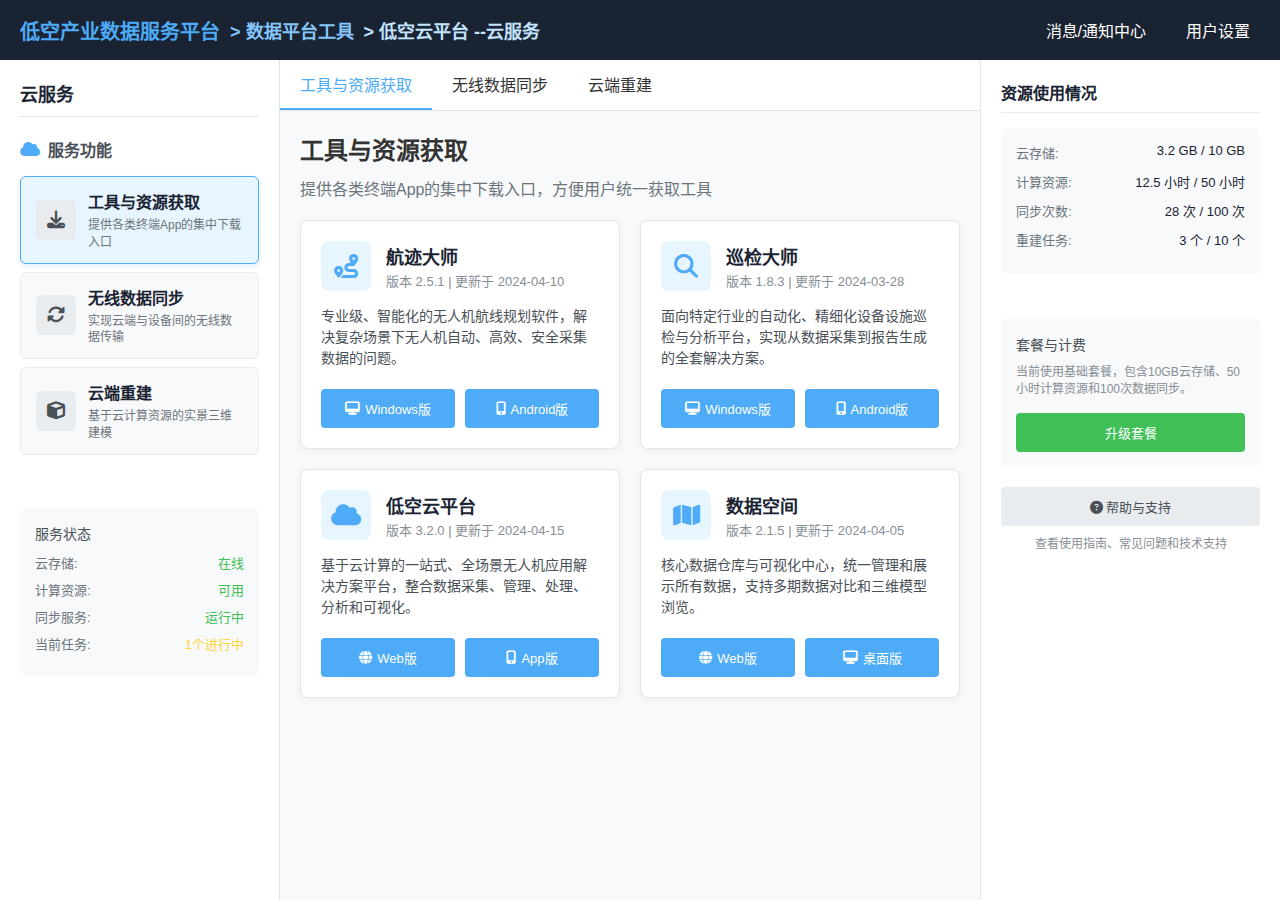
<file: yunfuwu.html>
<!DOCTYPE html>
<html lang="zh-CN">
<head>
    <meta charset="UTF-8">
    <meta name="viewport" content="width=device-width, initial-scale=1.0">
    <title>云服务 - 低空云平台</title>
    <style>
        * {
            margin: 0;
            padding: 0;
            box-sizing: border-box;
            font-family: "Microsoft YaHei", sans-serif;
        }
        
        body {
            background-color: #f5f7fa;
            color: #333;
            height: 100vh;
            overflow: hidden;
        }
        
        .platform-container {
            display: flex;
            flex-direction: column;
            height: 100vh;
        }
        
        /* 顶部导航栏 */
        .top-navbar {
            display: flex;
            justify-content: space-between;
            align-items: center;
            height: 60px;
            background-color: #1a2332;
            color: white;
            padding: 0 20px;
            box-shadow: 0 2px 4px rgba(0, 0, 0, 0.1);
        }
             
.top-navbar .form-group {
    display: flex;
    align-items: center;
    margin: 0 0;
    padding: 0;
    gap: 10px;
}
.logo {
    font-size: 20px;
    font-weight: bold;
    color: #4dabf7;
}

.plat {
    font-size: 18px;
    font-weight: bold;
    color: #85c6fa;
    gap:5px;
}
.sub-intro {
    font-size: 18px;
    font-weight: bold;
    color: #c3e4ff;
    gap:5px;
}

        
        .top-right-tools {
            display: flex;
            gap: 20px;
            align-items: center;
        }
        
        .notification-center, .user-settings {
            cursor: pointer;
            padding: 5px 10px;
            border-radius: 4px;
            transition: background-color 0.3s;
        }
        
        .notification-center:hover, .user-settings:hover {
            background-color: #2d3748;
        }
        
        /* 主内容区域 */
        .main-content {
            flex: 1;
            display: flex;
            overflow: hidden;
        }
        
        /* 左侧面板 */
        .left-panel {
            width: 280px;
            background-color: white;
            border-right: 1px solid #e1e5e9;
            display: flex;
            flex-direction: column;
            overflow: auto;
            padding: 20px;
        }
        
        .panel-title {
            font-size: 18px;
            margin-bottom: 20px;
            color: #1a2332;
            padding-bottom: 10px;
            border-bottom: 1px solid #e1e5e9;
        }
        
        .service-section {
            margin-bottom: 25px;
        }
        
        .section-title {
            font-size: 16px;
            margin-bottom: 15px;
            color: #495057;
            display: flex;
            align-items: center;
        }
        
        .section-title i {
            margin-right: 8px;
            color: #4dabf7;
        }
        
        .service-list {
            list-style: none;
        }
        
        .service-item {
            display: flex;
            align-items: center;
            padding: 12px 15px;
            border-radius: 6px;
            cursor: pointer;
            transition: all 0.3s;
            border: 1px solid #e9ecef;
            background-color: #f8f9fa;
            margin-bottom: 8px;
        }
        
        .service-item:hover {
            background-color: #e9ecef;
            transform: translateX(3px);
        }
        
        .service-item.active {
            background-color: #e7f5ff;
            border-color: #4dabf7;
            box-shadow: 0 2px 5px rgba(77, 171, 247, 0.2);
        }
        
        .service-icon {
            width: 40px;
            height: 40px;
            border-radius: 6px;
            background-color: #e9ecef;
            display: flex;
            align-items: center;
            justify-content: center;
            margin-right: 12px;
            color: #495057;
            font-size: 18px;
        }
        
        .service-info {
            flex: 1;
        }
        
        .service-name {
            font-weight: 600;
            margin-bottom: 4px;
            color: #1a2332;
        }
        
        .service-desc {
            font-size: 12px;
            color: #6c757d;
            line-height: 1.4;
        }
        
        .status-section {
            background-color: #f8f9fa;
            border-radius: 8px;
            padding: 15px;
            margin-top: 20px;
        }
        
        .status-title {
            font-size: 14px;
            margin-bottom: 10px;
            color: #495057;
            font-weight: 500;
        }
        
        .status-item {
            display: flex;
            justify-content: space-between;
            margin-bottom: 8px;
            font-size: 13px;
        }
        
        .status-label {
            color: #6c757d;
        }
        
        .status-value {
            color: #1a2332;
            font-weight: 500;
        }
        
        .status-value.online {
            color: #40c057;
        }
        
        .status-value.offline {
            color: #fa5252;
        }
        
        .status-value.processing {
            color: #ffd43b;
        }
        
        /* 中央工作区 */
        .workspace {
            flex: 1;
            background-color: #f8f9fa;
            position: relative;
            overflow: hidden;
            display: flex;
            flex-direction: column;
        }
        
        .workspace-tabs {
            display: flex;
            background-color: white;
            border-bottom: 1px solid #e1e5e9;
        }
        
        .workspace-tab {
            padding: 12px 20px;
            cursor: pointer;
            border-bottom: 2px solid transparent;
        }
        
        .workspace-tab.active {
            border-bottom: 2px solid #4dabf7;
            color: #4dabf7;
        }
        
        .workspace-content {
            flex: 1;
            position: relative;
            overflow: hidden;
        }
        
        .tab-content {
            display: none;
            height: 100%;
            padding: 20px;
            overflow: auto;
        }
        
        .tab-content.active {
            display: block;
        }
        
        /* 工具下载内容 */
        .tools-container {
            display: flex;
            flex-wrap: wrap;
            gap: 20px;
            margin-top: 15px;
        }
        
        .tool-card {
            width: calc(50% - 10px);
            background-color: white;
            border-radius: 8px;
            padding: 20px;
            box-shadow: 0 2px 8px rgba(0,0,0,0.05);
            border: 1px solid #e1e5e9;
            transition: all 0.3s;
        }
        
        .tool-card:hover {
            transform: translateY(-5px);
            box-shadow: 0 5px 15px rgba(0,0,0,0.1);
        }
        
        .tool-header {
            display: flex;
            align-items: center;
            margin-bottom: 15px;
        }
        
        .tool-icon {
            width: 50px;
            height: 50px;
            border-radius: 8px;
            background-color: #e7f5ff;
            display: flex;
            align-items: center;
            justify-content: center;
            margin-right: 15px;
            color: #4dabf7;
            font-size: 24px;
        }
        
        .tool-info {
            flex: 1;
        }
        
        .tool-name {
            font-weight: 600;
            font-size: 18px;
            color: #1a2332;
        }
        
        .tool-version {
            font-size: 13px;
            color: #868e96;
            margin-top: 2px;
        }
        
        .tool-desc {
            font-size: 14px;
            color: #495057;
            line-height: 1.5;
            margin-bottom: 20px;
        }
        
        .download-options {
            display: flex;
            gap: 10px;
        }
        
        .download-btn {
            flex: 1;
            background-color: #4dabf7;
            color: white;
            border: none;
            padding: 10px 15px;
            border-radius: 4px;
            font-size: 13px;
            cursor: pointer;
            transition: background-color 0.2s;
            text-align: center;
            text-decoration: none;
            display: flex;
            align-items: center;
            justify-content: center;
        }
        
        .download-btn:hover {
            background-color: #339af0;
        }
        
        .download-btn i {
            margin-right: 5px;
        }
        
        /* 数据同步内容 */
        .sync-container {
            display: flex;
            height: 100%;
        }
        
        .sync-panel {
            flex: 1;
            background-color: white;
            border-radius: 8px;
            padding: 20px;
            box-shadow: 0 2px 8px rgba(0,0,0,0.05);
            border: 1px solid #e1e5e9;
            margin-right: 20px;
        }
        
        .sync-panel:last-child {
            margin-right: 0;
        }
        
        .sync-title {
            font-size: 16px;
            margin-bottom: 15px;
            color: #1a2332;
            padding-bottom: 10px;
            border-bottom: 1px solid #e9ecef;
        }
        
        .device-list {
            list-style: none;
        }
        
        .device-item {
            display: flex;
            align-items: center;
            padding: 12px;
            border: 1px solid #e9ecef;
            border-radius: 6px;
            margin-bottom: 10px;
            transition: all 0.2s;
        }
        
        .device-item:hover {
            background-color: #f8f9fa;
        }
        
        .device-item.active {
            border-color: #4dabf7;
            background-color: #e7f5ff;
        }
        
        .device-icon {
            width: 40px;
            height: 40px;
            border-radius: 6px;
            background-color: #e9ecef;
            display: flex;
            align-items: center;
            justify-content: center;
            margin-right: 12px;
            color: #495057;
            font-size: 18px;
        }
        
        .device-info {
            flex: 1;
        }
        
        .device-name {
            font-weight: 500;
            font-size: 14px;
        }
        
        .device-status {
            font-size: 12px;
            color: #868e96;
            margin-top: 2px;
        }
        
        .sync-actions {
            display: flex;
            gap: 10px;
            margin-top: 20px;
        }
        
        .sync-btn {
            flex: 1;
            background-color: #4dabf7;
            color: white;
            border: none;
            padding: 12px 15px;
            border-radius: 4px;
            font-size: 14px;
            cursor: pointer;
            transition: background-color 0.2s;
        }
        
        .sync-btn:hover {
            background-color: #339af0;
        }
        
        .sync-btn i {
            margin-right: 5px;
        }
        
        .sync-progress {
            margin-top: 20px;
        }
        
        .progress-bar {
            height: 6px;
            background-color: #e9ecef;
            border-radius: 3px;
            margin-bottom: 8px;
            overflow: hidden;
        }
        
        .progress-fill {
            height: 100%;
            background-color: #4dabf7;
            width: 0%;
            transition: width 0.3s;
        }
        
        .progress-text {
            font-size: 12px;
            color: #868e96;
            text-align: center;
        }
        
        /* 云端重建内容 */
        .reconstruction-container {
            display: flex;
            height: 100%;
        }
        
        .upload-panel {
            width: 40%;
            background-color: white;
            border-radius: 8px;
            padding: 20px;
            box-shadow: 0 2px 8px rgba(0,0,0,0.05);
            border: 1px solid #e1e5e9;
            margin-right: 20px;
        }
        
        .result-panel {
            flex: 1;
            background-color: white;
            border-radius: 8px;
            padding: 20px;
            box-shadow: 0 2px 8px rgba(0,0,0,0.05);
            border: 1px solid #e1e5e9;
        }
        
        .upload-area {
            border: 2px dashed #dee2e6;
            border-radius: 8px;
            padding: 40px 20px;
            text-align: center;
            margin-bottom: 20px;
            cursor: pointer;
            transition: all 0.3s;
        }
        
        .upload-area:hover {
            border-color: #4dabf7;
            background-color: #f8f9fa;
        }
        
        .upload-icon {
            font-size: 48px;
            color: #adb5bd;
            margin-bottom: 15px;
        }
        
        .upload-text {
            color: #6c757d;
            font-size: 16px;
            margin-bottom: 10px;
        }
        
        .upload-note {
            font-size: 13px;
            color: #868e96;
        }
        
        .file-list {
            max-height: 200px;
            overflow-y: auto;
            margin-bottom: 20px;
        }
        
        .file-item {
            display: flex;
            align-items: center;
            padding: 10px;
            border: 1px solid #e9ecef;
            border-radius: 4px;
            margin-bottom: 8px;
        }
        
        .file-icon {
            width: 30px;
            height: 30px;
            border-radius: 4px;
            background-color: #e9ecef;
            display: flex;
            align-items: center;
            justify-content: center;
            margin-right: 10px;
            color: #495057;
        }
        
        .file-info {
            flex: 1;
        }
        
        .file-name {
            font-weight: 500;
            font-size: 14px;
        }
        
        .file-size {
            font-size: 12px;
            color: #868e96;
            margin-top: 2px;
        }
        
        .reconstruction-options {
            margin-top: 20px;
        }
        
        .option-group {
            margin-bottom: 15px;
        }
        
        .option-label {
            display: block;
            margin-bottom: 8px;
            font-size: 14px;
            color: #495057;
            font-weight: 500;
        }
        
        .option-select {
            width: 100%;
            padding: 10px 12px;
            border: 1px solid #dee2e6;
            border-radius: 4px;
            font-size: 14px;
        }
        
        .reconstruction-btn {
            background-color: #4dabf7;
            color: white;
            border: none;
            padding: 12px 20px;
            border-radius: 4px;
            font-size: 16px;
            cursor: pointer;
            transition: background-color 0.2s;
            width: 100%;
        }
        
        .reconstruction-btn:hover {
            background-color: #339af0;
        }
        
        .reconstruction-btn i {
            margin-right: 5px;
        }
        
        .result-preview {
            height: 300px;
            background-color: #0f1419;
            border-radius: 6px;
            display: flex;
            justify-content: center;
            align-items: center;
            color: #868e96;
            margin-bottom: 20px;
        }
        
        .result-info {
            background-color: #f8f9fa;
            border-radius: 6px;
            padding: 15px;
        }
        
        .result-title {
            font-size: 14px;
            margin-bottom: 10px;
            color: #495057;
            font-weight: 500;
        }
        
        .result-details {
            font-size: 13px;
            color: #6c757d;
            line-height: 1.5;
        }
        
        /* 右侧面板 */
        .right-panel {
            width: 300px;
            background-color: white;
            border-left: 1px solid #e1e5e9;
            display: flex;
            flex-direction: column;
            overflow: auto;
            padding: 20px;
        }
        
        .usage-section {
            margin-bottom: 25px;
        }
        
        .usage-title {
            font-size: 16px;
            margin-bottom: 15px;
            color: #1a2332;
            padding-bottom: 8px;
            border-bottom: 1px solid #e9ecef;
        }
        
        .usage-stats {
            background-color: #f8f9fa;
            border-radius: 6px;
            padding: 15px;
        }
        
        .stat-item {
            display: flex;
            justify-content: space-between;
            margin-bottom: 10px;
            font-size: 13px;
        }
        
        .stat-label {
            color: #6c757d;
        }
        
        .stat-value {
            color: #1a2332;
            font-weight: 500;
        }
        
        .billing-section {
            background-color: #f8f9fa;
            border-radius: 6px;
            padding: 15px;
            margin-top: 20px;
        }
        
        .billing-title {
            font-size: 14px;
            margin-bottom: 10px;
            color: #495057;
        }
        
        .billing-desc {
            font-size: 12px;
            color: #868e96;
            margin-bottom: 15px;
            line-height: 1.4;
        }
        
        .billing-btn {
            background-color: #40c057;
            color: white;
            border: none;
            padding: 10px 15px;
            border-radius: 4px;
            font-size: 13px;
            cursor: pointer;
            transition: background-color 0.2s;
            width: 100%;
        }
        
        .billing-btn:hover {
            background-color: #37b24d;
        }
        
        .support-section {
            margin-top: 20px;
        }
        
        .support-btn {
            background-color: #e9ecef;
            color: #495057;
            border: none;
            padding: 10px 15px;
            border-radius: 4px;
            font-size: 13px;
            cursor: pointer;
            transition: background-color 0.2s;
            width: 100%;
        }
        
        .support-btn:hover {
            background-color: #dee2e6;
        }
    </style>
    <link rel="stylesheet" href="https://cdnjs.cloudflare.com/ajax/libs/font-awesome/6.4.0/css/all.min.css">
</head>
<body>
    <div class="platform-container">
        <!-- 顶部导航栏 -->
        <div class="top-navbar">
            <div class="form-group">
                <div class="logo" data-page="index.html">低空产业数据服务平台</div>
                <div class="plat" data-page="platform.html">> 数据平台工具</div>
                <div class="sub-intro" data-page="cloude.html">> 低空云平台 --云服务</div>
            </div>
            <div class="top-right-tools">
                <div class="notification-center">消息/通知中心</div>
                <div class="user-settings">用户设置</div>
            </div>
        </div>
        
        <!-- 主内容区域 -->
        <div class="main-content">
            <!-- 左侧面板 -->
            <div class="left-panel">
                <h2 class="panel-title">云服务</h2>
                
                <div class="service-section">
                    <h3 class="section-title">
                        <i class="fas fa-cloud"></i> 服务功能
                    </h3>
                    <ul class="service-list">
                        <li class="service-item active" data-service="tools">
                            <div class="service-icon">
                                <i class="fas fa-download"></i>
                            </div>
                            <div class="service-info">
                                <div class="service-name">工具与资源获取</div>
                                <div class="service-desc">提供各类终端App的集中下载入口</div>
                            </div>
                        </li>
                        <li class="service-item" data-service="sync">
                            <div class="service-icon">
                                <i class="fas fa-sync-alt"></i>
                            </div>
                            <div class="service-info">
                                <div class="service-name">无线数据同步</div>
                                <div class="service-desc">实现云端与设备间的无线数据传输</div>
                            </div>
                        </li>
                        <li class="service-item" data-service="reconstruction">
                            <div class="service-icon">
                                <i class="fas fa-cube"></i>
                            </div>
                            <div class="service-info">
                                <div class="service-name">云端重建</div>
                                <div class="service-desc">基于云计算资源的实景三维建模</div>
                            </div>
                        </li>
                    </ul>
                </div>
                
                <div class="status-section">
                    <div class="status-title">服务状态</div>
                    <div class="status-item">
                        <span class="status-label">云存储:</span>
                        <span class="status-value online">在线</span>
                    </div>
                    <div class="status-item">
                        <span class="status-label">计算资源:</span>
                        <span class="status-value online">可用</span>
                    </div>
                    <div class="status-item">
                        <span class="status-label">同步服务:</span>
                        <span class="status-value online">运行中</span>
                    </div>
                    <div class="status-item">
                        <span class="status-label">当前任务:</span>
                        <span class="status-value processing">1个进行中</span>
                    </div>
                </div>
            </div>
            
            <!-- 中央工作区 -->
            <div class="workspace">
                <div class="workspace-tabs">
                    <div class="workspace-tab active" data-tab="tools">工具与资源获取</div>
                    <div class="workspace-tab" data-tab="sync">无线数据同步</div>
                    <div class="workspace-tab" data-tab="reconstruction">云端重建</div>
                </div>
                
                <div class="workspace-content">
                    <!-- 工具与资源获取 -->
                    <div class="tab-content active" id="tools-tab">
                        <h2 style="margin-bottom: 10px;">工具与资源获取</h2>
                        <p style="color: #6c757d; margin-bottom: 20px;">提供各类终端App的集中下载入口，方便用户统一获取工具</p>
                        
                        <div class="tools-container">
                            <div class="tool-card">
                                <div class="tool-header">
                                    <div class="tool-icon">
                                        <i class="fas fa-route"></i>
                                    </div>
                                    <div class="tool-info">
                                        <div class="tool-name">航迹大师</div>
                                        <div class="tool-version">版本 2.5.1 | 更新于 2024-04-10</div>
                                    </div>
                                </div>
                                <div class="tool-desc">
                                    专业级、智能化的无人机航线规划软件，解决复杂场景下无人机自动、高效、安全采集数据的问题。
                                </div>
                                <div class="download-options">
                                    <a href="#" class="download-btn">
                                        <i class="fas fa-desktop"></i> Windows版
                                    </a>
                                    <a href="#" class="download-btn">
                                        <i class="fas fa-mobile-alt"></i> Android版
                                    </a>
                                </div>
                            </div>
                            
                            <div class="tool-card">
                                <div class="tool-header">
                                    <div class="tool-icon">
                                        <i class="fas fa-search"></i>
                                    </div>
                                    <div class="tool-info">
                                        <div class="tool-name">巡检大师</div>
                                        <div class="tool-version">版本 1.8.3 | 更新于 2024-03-28</div>
                                    </div>
                                </div>
                                <div class="tool-desc">
                                    面向特定行业的自动化、精细化设备设施巡检与分析平台，实现从数据采集到报告生成的全套解决方案。
                                </div>
                                <div class="download-options">
                                    <a href="#" class="download-btn">
                                        <i class="fas fa-desktop"></i> Windows版
                                    </a>
                                    <a href="#" class="download-btn">
                                        <i class="fas fa-mobile-alt"></i> Android版
                                    </a>
                                </div>
                            </div>
                            
                            <div class="tool-card">
                                <div class="tool-header">
                                    <div class="tool-icon">
                                        <i class="fas fa-cloud"></i>
                                    </div>
                                    <div class="tool-info">
                                        <div class="tool-name">低空云平台</div>
                                        <div class="tool-version">版本 3.2.0 | 更新于 2024-04-15</div>
                                    </div>
                                </div>
                                <div class="tool-desc">
                                    基于云计算的一站式、全场景无人机应用解决方案平台，整合数据采集、管理、处理、分析和可视化。
                                </div>
                                <div class="download-options">
                                    <a href="#" class="download-btn">
                                        <i class="fas fa-globe"></i> Web版
                                    </a>
                                    <a href="#" class="download-btn">
                                        <i class="fas fa-mobile-alt"></i> App版
                                    </a>
                                </div>
                            </div>
                            
                            <div class="tool-card">
                                <div class="tool-header">
                                    <div class="tool-icon">
                                        <i class="fas fa-map"></i>
                                    </div>
                                    <div class="tool-info">
                                        <div class="tool-name">数据空间</div>
                                        <div class="tool-version">版本 2.1.5 | 更新于 2024-04-05</div>
                                    </div>
                                </div>
                                <div class="tool-desc">
                                    核心数据仓库与可视化中心，统一管理和展示所有数据，支持多期数据对比和三维模型浏览。
                                </div>
                                <div class="download-options">
                                    <a href="#" class="download-btn">
                                        <i class="fas fa-globe"></i> Web版
                                    </a>
                                    <a href="#" class="download-btn">
                                        <i class="fas fa-desktop"></i> 桌面版
                                    </a>
                                </div>
                            </div>
                        </div>
                    </div>
                    
                    <!-- 无线数据同步 -->
                    <div class="tab-content" id="sync-tab">
                        <h2 style="margin-bottom: 10px;">无线数据同步</h2>
                        <p style="color: #6c757d; margin-bottom: 20px;">实现航线在"云端-遥控器"之间的无线同步，以及照片在"无人机-遥控器-云端"之间的无线传输</p>
                        
                        <div class="sync-container">
                            <div class="sync-panel">
                                <div class="sync-title">云端数据</div>
                                <ul class="device-list">
                                    <li class="device-item active">
                                        <div class="device-icon">
                                            <i class="fas fa-cloud"></i>
                                        </div>
                                        <div class="device-info">
                                            <div class="device-name">低空云平台</div>
                                            <div class="device-status">在线 | 12个航线文件</div>
                                        </div>
                                    </li>
                                </ul>
                                
                                <div class="sync-title" style="margin-top: 20px;">同步方向</div>
                                <div class="sync-actions">
                                    <button class="sync-btn">
                                        <i class="fas fa-arrow-down"></i> 下载到设备
                                    </button>
                                    <button class="sync-btn">
                                        <i class="fas fa-arrow-up"></i> 上传到云端
                                    </button>
                                </div>
                                
                                <div class="sync-progress">
                                    <div class="progress-bar">
                                        <div class="progress-fill" id="sync-progress" style="width: 75%"></div>
                                    </div>
                                    <div class="progress-text">同步进度: 75% (3.2 MB / 4.3 MB)</div>
                                </div>
                            </div>
                            
                            <div class="sync-panel">
                                <div class="sync-title">设备列表</div>
                                <ul class="device-list">
                                    <li class="device-item">
                                        <div class="device-icon">
                                            <i class="fas fa-tablet-alt"></i>
                                        </div>
                                        <div class="device-info">
                                            <div class="device-name">DJI Smart Controller</div>
                                            <div class="device-status">在线 | 电量 85%</div>
                                        </div>
                                    </li>
                                    <li class="device-item">
                                        <div class="device-icon">
                                            <i class="fas fa-mobile-alt"></i>
                                        </div>
                                        <div class="device-info">
                                            <div class="device-name">华为 P40 Pro</div>
                                            <div class="device-status">在线 | 上次同步: 2小时前</div>
                                        </div>
                                    </li>
                                    <li class="device-item">
                                        <div class="device-icon">
                                            <i class="fas fa-laptop"></i>
                                        </div>
                                        <div class="device-info">
                                            <div class="device-name">ThinkPad X1</div>
                                            <div class="device-status">离线 | 上次在线: 1天前</div>
                                        </div>
                                    </li>
                                </ul>
                                
                                <div class="sync-title" style="margin-top: 20px;">数据流向</div>
                                <div style="text-align: center; margin: 20px 0;">
                                    <div style="display: flex; justify-content: space-between; align-items: center;">
                                        <div style="text-align: center;">
                                            <div class="device-icon" style="margin: 0 auto 10px;">
                                                <i class="fas fa-drone"></i>
                                            </div>
                                            <div style="font-size: 12px;">无人机</div>
                                        </div>
                                        <i class="fas fa-arrow-right" style="color: #4dabf7; margin: 0 10px;"></i>
                                        <div style="text-align: center;">
                                            <div class="device-icon" style="margin: 0 auto 10px;">
                                                <i class="fas fa-tablet-alt"></i>
                                            </div>
                                            <div style="font-size: 12px;">遥控器</div>
                                        </div>
                                        <i class="fas fa-arrow-right" style="color: #4dabf7; margin: 0 10px;"></i>
                                        <div style="text-align: center;">
                                            <div class="device-icon" style="margin: 0 auto 10px;">
                                                <i class="fas fa-cloud"></i>
                                            </div>
                                            <div style="font-size: 12px;">云端</div>
                                        </div>
                                    </div>
                                </div>
                            </div>
                        </div>
                    </div>
                    
                    <!-- 云端重建 -->
                    <div class="tab-content" id="reconstruction-tab">
                        <h2 style="margin-bottom: 10px;">云端重建</h2>
                        <p style="color: #6c757d; margin-bottom: 20px;">用户只需上传原始照片，平台即可调用强大的云计算资源进行实景三维建模等重型计算任务</p>
                        
                        <div class="reconstruction-container">
                            <div class="upload-panel">
                                <div class="upload-area" id="upload-trigger">
                                    <div class="upload-icon">
                                        <i class="fas fa-cloud-upload-alt"></i>
                                    </div>
                                    <div class="upload-text">点击或拖拽照片到此处</div>
                                    <div class="upload-note">支持JPG、PNG格式，单次最多上传500张照片</div>
                                </div>
                                <input type="file" id="photo-upload" multiple accept="image/*" style="display: none;">
                                
                                <div class="file-list">
                                    <div class="file-item">
                                        <div class="file-icon">
                                            <i class="fas fa-image"></i>
                                        </div>
                                        <div class="file-info">
                                            <div class="file-name">DJI_0001.JPG</div>
                                            <div class="file-size">4.2 MB</div>
                                        </div>
                                    </div>
                                    <div class="file-item">
                                        <div class="file-icon">
                                            <i class="fas fa-image"></i>
                                        </div>
                                        <div class="file-info">
                                            <div class="file-name">DJI_0002.JPG</div>
                                            <div class="file-size">4.3 MB</div>
                                        </div>
                                    </div>
                                    <div class="file-item">
                                        <div class="file-icon">
                                            <i class="fas fa-image"></i>
                                        </div>
                                        <div class="file-info">
                                            <div class="file-name">DJI_0003.JPG</div>
                                            <div class="file-size">4.1 MB</div>
                                        </div>
                                    </div>
                                </div>
                                
                                <div class="reconstruction-options">
                                    <div class="option-group">
                                        <label class="option-label">重建类型</label>
                                        <select class="option-select">
                                            <option>实景三维模型</option>
                                            <option>正射影像(DOM)</option>
                                            <option>数字高程模型(DEM)</option>
                                            <option>数字表面模型(DSM)</option>
                                        </select>
                                    </div>
                                    
                                    <div class="option-group">
                                        <label class="option-label">输出精度</label>
                                        <select class="option-select">
                                            <option>高精度 (1-3cm)</option>
                                            <option>中等精度 (3-5cm)</option>
                                            <option>标准精度 (5-10cm)</option>
                                        </select>
                                    </div>
                                    
                                    <div class="option-group">
                                        <label class="option-label">纹理质量</label>
                                        <select class="option-select">
                                            <option>超高</option>
                                            <option>高</option>
                                            <option>标准</option>
                                            <option>低</option>
                                        </select>
                                    </div>
                                </div>
                                
                                <button class="reconstruction-btn">
                                    <i class="fas fa-play-circle"></i> 开始重建
                                </button>
                            </div>
                            
                            <div class="result-panel">
                                <div class="sync-title">重建结果</div>
                                
                                <div class="result-preview">
                                    三维模型预览区域
                                </div>
                                
                                <div class="result-info">
                                    <div class="result-title">重建信息</div>
                                    <div class="result-details">
                                        <p><strong>项目名称:</strong> 凌云阁2024建模</p>
                                        <p><strong>重建状态:</strong> 已完成</p>
                                        <p><strong>处理时间:</strong> 45分钟</p>
                                        <p><strong>使用照片:</strong> 156张</p>
                                        <p><strong>模型精度:</strong> 2.3cm</p>
                                        <p><strong>纹理分辨率:</strong> 4096×4096</p>
                                        <p><strong>文件大小:</strong> 245 MB</p>
                                    </div>
                                </div>
                                
                                <div class="sync-actions" style="margin-top: 20px;">
                                    <button class="sync-btn">
                                        <i class="fas fa-download"></i> 下载模型
                                    </button>
                                    <button class="sync-btn">
                                        <i class="fas fa-share-alt"></i> 分享结果
                                    </button>
                                </div>
                            </div>
                        </div>
                    </div>
                </div>
            </div>
            
            <!-- 右侧面板 -->
            <div class="right-panel">
                <div class="usage-section">
                    <h3 class="usage-title">资源使用情况</h3>
                    <div class="usage-stats">
                        <div class="stat-item">
                            <span class="stat-label">云存储:</span>
                            <span class="stat-value">3.2 GB / 10 GB</span>
                        </div>
                        <div class="stat-item">
                            <span class="stat-label">计算资源:</span>
                            <span class="stat-value">12.5 小时 / 50 小时</span>
                        </div>
                        <div class="stat-item">
                            <span class="stat-label">同步次数:</span>
                            <span class="stat-value">28 次 / 100 次</span>
                        </div>
                        <div class="stat-item">
                            <span class="stat-label">重建任务:</span>
                            <span class="stat-value">3 个 / 10 个</span>
                        </div>
                    </div>
                </div>
                
                <div class="billing-section">
                    <div class="billing-title">套餐与计费</div>
                    <div class="billing-desc">
                        当前使用基础套餐，包含10GB云存储、50小时计算资源和100次数据同步。
                    </div>
                    <button class="billing-btn">升级套餐</button>
                </div>
                
                <div class="support-section">
                    <button class="support-btn">
                        <i class="fas fa-question-circle"></i> 帮助与支持
                    </button>
                    <div style="font-size: 12px; color: #868e96; margin-top: 8px; text-align: center;">
                        查看使用指南、常见问题和技术支持
                    </div>
                </div>
            </div>
        </div>
    </div>

    <script>

        
        
        document.querySelectorAll('.logo').forEach(card => {
            card.addEventListener('click', function() {
                const page = this.getAttribute('data-page');
                window.location.href = page;
            });
        });
        
        document.querySelectorAll('.plat').forEach(card => {
            card.addEventListener('click', function() {
                const page = this.getAttribute('data-page');
                window.location.href = page;
            });
        });

        document.querySelectorAll('.sub-intro').forEach(card => {
            card.addEventListener('click', function() {
                const page = this.getAttribute('data-page');
                window.location.href = page;
            });
        });
        // 服务选择交互
        document.querySelectorAll('.service-item').forEach(item => {
            item.addEventListener('click', function() {
                document.querySelectorAll('.service-item').forEach(i => {
                    i.classList.remove('active');
                });
                this.classList.add('active');
                
                const service = this.getAttribute('data-service');
                
                // 切换工作区标签页
                document.querySelectorAll('.workspace-tab').forEach(tab => {
                    tab.classList.remove('active');
                });
                document.querySelector(`.workspace-tab[data-tab="${service}"]`).classList.add('active');
                
                document.querySelectorAll('.tab-content').forEach(content => {
                    content.classList.remove('active');
                });
                document.getElementById(`${service}-tab`).classList.add('active');
            });
        });
        
        // 工作区标签页切换
        document.querySelectorAll('.workspace-tab').forEach(tab => {
            tab.addEventListener('click', function() {
                document.querySelectorAll('.workspace-tab').forEach(t => {
                    t.classList.remove('active');
                });
                this.classList.add('active');
                
                const tabId = this.getAttribute('data-tab');
                
                document.querySelectorAll('.tab-content').forEach(content => {
                    content.classList.remove('active');
                });
                document.getElementById(`${tabId}-tab`).classList.add('active');
                
                // 更新左侧服务选择
                document.querySelectorAll('.service-item').forEach(item => {
                    item.classList.remove('active');
                });
                document.querySelector(`.service-item[data-service="${tabId}"]`).classList.add('active');
            });
        });
        
        // 设备选择交互
        document.querySelectorAll('.device-item').forEach(item => {
            item.addEventListener('click', function() {
                if (this.closest('.device-list').querySelector('.device-item.active')) {
                    this.closest('.device-list').querySelector('.device-item.active').classList.remove('active');
                }
                this.classList.add('active');
            });
        });
        
        // 上传功能
        document.getElementById('upload-trigger').addEventListener('click', function() {
            document.getElementById('photo-upload').click();
        });
        
        document.getElementById('photo-upload').addEventListener('change', function(e) {
            if (e.target.files.length > 0) {
                const fileCount = e.target.files.length;
                alert(`已选择 ${fileCount} 张照片\n\n在实际应用中，这里会上传照片到云端进行三维重建。`);
            }
        });
        
        // 同步按钮交互
        document.querySelectorAll('.sync-btn').forEach(btn => {
            btn.addEventListener('click', function() {
                const btnText = this.textContent.trim();
                
                if (btnText.includes('下载到设备') || btnText.includes('上传到云端')) {
                    // 模拟同步过程
                    const progressBar = document.getElementById('sync-progress');
                    progressBar.style.width = '0%';
                    
                    let progress = 0;
                    const interval = setInterval(() => {
                        progress += Math.random() * 5;
                        if (progress >= 100) {
                            progress = 100;
                            clearInterval(interval);
                            alert('数据同步完成！');
                        }
                        progressBar.style.width = `${progress}%`;
                    }, 200);
                } else if (btnText.includes('开始重建')) {
                    alert('开始云端重建...\n\n在实际应用中，这里会将照片上传到云端并启动三维重建任务。');
                } else {
                    alert(`${btnText}功能将在完整版中实现`);
                }
            });
        });
        
        // 下载按钮交互
        document.querySelectorAll('.download-btn').forEach(btn => {
            btn.addEventListener('click', function(e) {
                e.preventDefault();
                const toolName = this.closest('.tool-card').querySelector('.tool-name').textContent;
                const platform = this.textContent.trim();
                alert(`开始下载 ${toolName} ${platform}\n\n在实际应用中，这里会开始下载对应的应用程序。`);
            });
        });
        
        // 升级套餐按钮
        document.querySelector('.billing-btn').addEventListener('click', function() {
            alert('打开套餐升级页面...\n\n在实际应用中，这里会跳转到套餐选择和支付页面。');
        });
        
        // 帮助与支持按钮
        document.querySelector('.support-btn').addEventListener('click', function() {
            alert('打开帮助与支持页面...\n\n在实际应用中，这里会跳转到帮助文档和支持页面。');
        });
    </script>
</body>
</html>
</file>
<file: style.css>
* {
    margin: 0;
    padding: 0;
    box-sizing: border-box;
    font-family: "Microsoft YaHei", sans-serif;
}

body {
    background: linear-gradient(135deg, #1a2332 0%, #2d3b55 100%);
    color: #fff;
    min-height: 100vh;
    display: flex;
    flex-direction: column;
    overflow-x: hidden;
}

.platform-container {
    display: flex;
    flex-direction: column;
    min-height: 100vh;
}

/* 顶部导航栏 */
.top-navbar {
    display: flex;
    justify-content: space-between;
    align-items: center;
    height: 70px;
    background-color: rgba(26, 35, 50, 0.9);
    color: white;
    padding: 0 30px;
    box-shadow: 0 2px 15px rgba(0, 0, 0, 0.2);
    position: relative;
    z-index: 100;
}

.logo {
    font-size: 24px;
    font-weight: bold;
    color: #4dabf7;
    display: flex;
    align-items: center;
}

.logo i {
    margin-right: 10px;
    font-size: 28px;
}

.top-right-tools {
    display: flex;
    gap: 20px;
    align-items: center;
}

.notification-center, .user-settings {
    cursor: pointer;
    padding: 5px 10px;
    border-radius: 4px;
    transition: background-color 0.3s;
}

.notification-center:hover, .user-settings:hover {
    background-color: #2d3748;
}

/* 主内容区域 */
.main-content {
    flex: 1;
    display: flex;
    flex-direction: column;
    align-items: center;
    justify-content: center;
    padding: 40px 20px;
    position: relative;
}

.hero-section {
    text-align: center;
    max-width: 800px;
    margin-bottom: 60px;
    z-index: 10;
}

.hero-title {
    font-size: 48px;
    margin-bottom: 20px;
    background: linear-gradient(90deg, #4dabf7, #40c057);
    -webkit-background-clip: text;
    -webkit-text-fill-color: transparent;
    font-weight: 700;
}

.hero-subtitle {
    font-size: 20px;
    color: #adb5bd;
    line-height: 1.6;
    margin-bottom: 30px;
}

.cards-container {
    display: flex;
    justify-content: center;
    gap: 30px;
    flex-wrap: wrap;
    max-width: 1200px;
    z-index: 10;
}

.card {
    background: rgba(255, 255, 255, 0.1);
    backdrop-filter: blur(10px);
    border-radius: 15px;
    padding: 30px;
    width: 350px;
    min-height: 450px;
    display: flex;
    flex-direction: column;
    transition: all 0.4s ease;
    box-shadow: 0 10px 30px rgba(0, 0, 0, 0.2);
    border: 1px solid rgba(255, 255, 255, 0.1);
    position: relative;
    overflow: hidden;
}

.card:hover {
    transform: translateY(-15px);
    box-shadow: 0 15px 40px rgba(77, 171, 247, 0.3);
    background: rgba(255, 255, 255, 0.15);
}

.card-icon {
    font-size: 50px;
    margin-bottom: 20px;
    color: #4dabf7;
    text-align: center;
}

.card-title {
    font-size: 28px;
    margin-bottom: 15px;
    text-align: center;
    font-weight: 600;
}

.card-desc {
    font-size: 16px;
    color: #ced4da;
    line-height: 1.6;
    margin-bottom: 25px;
    flex-grow: 1;
}

.card-features {
    list-style: none;
    margin-bottom: 30px;
}

.card-features li {
    padding: 8px 0;
    display: flex;
    align-items: center;
}

.card-features li i {
    color: #40c057;
    margin-right: 10px;
    font-size: 14px;
}

.card-button {
    background: linear-gradient(90deg, #4dabf7, #339af0);
    color: white;
    border: none;
    padding: 14px 20px;
    border-radius: 8px;
    font-size: 16px;
    cursor: pointer;
    transition: all 0.3s;
    font-weight: 500;
    text-align: center;
    text-decoration: none;
    display: block;
}

.card-button:hover {
    background: linear-gradient(90deg, #339af0, #228be6);
    transform: translateY(-2px);
    box-shadow: 0 5px 15px rgba(51, 154, 240, 0.4);
}

/* 背景装饰元素 */
.bg-element {
    position: absolute;
    border-radius: 50%;
    background: rgba(77, 171, 247, 0.1);
    z-index: 1;
}

.bg-1 {
    width: 300px;
    height: 300px;
    top: 10%;
    left: 5%;
    animation: float 8s ease-in-out infinite;
}

.bg-2 {
    width: 200px;
    height: 200px;
    bottom: 15%;
    right: 8%;
    animation: float 10s ease-in-out infinite reverse;
}

.bg-3 {
    width: 150px;
    height: 150px;
    top: 60%;
    left: 15%;
    animation: float 12s ease-in-out infinite;
}

@keyframes float {
    0% { transform: translateY(0) rotate(0deg); }
    50% { transform: translateY(-20px) rotate(10deg); }
    100% { transform: translateY(0) rotate(0deg); }
}

/* 响应式设计 */
@media (max-width: 1100px) {
    .cards-container {
        flex-direction: column;
        align-items: center;
    }
    
    .card {
        width: 90%;
        max-width: 500px;
    }
}

@media (max-width: 768px) {
    .hero-title {
        font-size: 36px;
    }
    
    .hero-subtitle {
        font-size: 18px;
    }
    
    .top-navbar {
        padding: 0 15px;
    }
    
    .logo {
        font-size: 20px;
    }
}

/* 模态框样式 */
.modal {
    display: none;
    position: fixed;
    top: 0;
    left: 0;
    width: 100%;
    height: 100%;
    background: rgba(0, 0, 0, 0.8);
    z-index: 1000;
    justify-content: center;
    align-items: center;
}

.modal-content {
    background: linear-gradient(135deg, #1e2a3e 0%, #2d3b55 100%);
    border-radius: 15px;
    padding: 30px;
    max-width: 800px;
    width: 90%;
    max-height: 80vh;
    overflow-y: auto;
    box-shadow: 0 20px 50px rgba(0, 0, 0, 0.5);
    border: 1px solid rgba(255, 255, 255, 0.1);
    position: relative;
}

.close-modal {
    position: absolute;
    top: 20px;
    right: 20px;
    font-size: 24px;
    color: #adb5bd;
    cursor: pointer;
    transition: color 0.3s;
}

.close-modal:hover {
    color: #fff;
}

.modal-title {
    font-size: 32px;
    margin-bottom: 20px;
    color: #4dabf7;
    text-align: center;
}

.modal-subtitle {
    font-size: 18px;
    color: #adb5bd;
    margin-bottom: 25px;
    text-align: center;
}

.modal-section {
    margin-bottom: 25px;
}

.modal-section h3 {
    font-size: 20px;
    margin-bottom: 15px;
    color: #e9ecef;
    border-bottom: 1px solid rgba(255, 255, 255, 0.1);
    padding-bottom: 8px;
}

.modal-section p {
    line-height: 1.6;
    color: #ced4da;
    margin-bottom: 10px;
}

.modal-section ul {
    padding-left: 20px;
    margin-bottom: 15px;
}

.modal-section li {
    margin-bottom: 8px;
    color: #ced4da;
    line-height: 1.5;
}

.modal-button {
    display: block;
    width: 100%;
    background: linear-gradient(90deg, #40c057, #37b24d);
    color: white;
    border: none;
    padding: 14px 20px;
    border-radius: 8px;
    font-size: 16px;
    cursor: pointer;
    transition: all 0.3s;
    font-weight: 500;
    text-align: center;
    margin-top: 20px;
}

.modal-button:hover {
    background: linear-gradient(90deg, #37b24d, #2f9e44);
    transform: translateY(-2px);
    box-shadow: 0 5px 15px rgba(64, 192, 87, 0.4);
}
</file>
<file: plat-style.css>
* {
    margin: 0;
    padding: 0;
    box-sizing: border-box;
    font-family: "Microsoft YaHei", sans-serif;
}

body {
    background-color: #f5f7fa;
    color: #333;
    height: 100vh;
    overflow: hidden;
}

.platform-container {
    display: flex;
    flex-direction: column;
    height: 100vh;
}

/* 顶部导航栏 */
.top-navbar {
    display: flex;
    justify-content: space-between;
    align-items: center;
    height: 60px;
    background-color: #1a2332;
    color: white;
    padding: 0 20px;
    box-shadow: 0 2px 4px rgba(0, 0, 0, 0.1);
}


.top-navbar .form-group {
    display: flex;
    align-items: center;
    gap: 10px;
}

.top-navbar label {
    display: inline-block; 
    margin-right: 10px; 
    white-space: nowrap;
    color: white;
}

.top-navbar select {
    flex: 1;
    width: 100%;
    padding: 8px;
    border: 1px solid #dee2e6;
    border-radius: 4px;
    font-size: 14px;
}

.logo {
    font-size: 20px;
    font-weight: bold;
    color: #4dabf7;
}

.plat {
    font-size: 18px;
    font-weight: bold;
    color: #85c6fa;
    gap:5px;
}
/*
.core-apps-nav {
    display: flex;
    gap: 20px;
}

.core-apps-nav a {
    color: #e9ecef;
    text-decoration: none;
    padding: 5px 10px;
    border-radius: 4px;
    transition: all 0.3s;
}

.core-apps-nav a:hover, .core-apps-nav a.active {
    background-color: #2d3748;
    color: #4dabf7;
}
*/
.top-right-tools {
    display: flex;
    gap: 20px;
    align-items: center;
}

.notification-center, .user-settings {
    cursor: pointer;
    padding: 5px 10px;
    border-radius: 4px;
    transition: background-color 0.3s;
}

.notification-center:hover, .user-settings:hover {
    background-color: #2d3748;
}

/* 主内容区域 */
.main-content {
    display: flex;
    flex: 1;
    overflow: hidden;
}

/* 左侧面板 */
.left-panel {
    width: 280px;
    background-color: white;
    border-right: 1px solid #e1e5e9;
    display: flex;
    flex-direction: column;
    overflow: auto;
}

.left-panel .core-apps-btn{
    background-color: #f8f9fa;
    border: 1px solid #dee2e6;
    border-radius: 4px;
    padding: 8px 12px;
    cursor: pointer;
    transition: all 0.2s;
    font-size: 14px;
    margin:10px 0px;
    text-align: center;
}
.left-panel .core-apps-btn:hover {
    background-color: #e9ecef;
    border-color: #adb5bd;
}

.left-panel .core-apps-btn:active {
    background-color: #4dabf7;
    color: white;
    border-color: #4dabf7;
}

.panel-section {
    padding: 15px;
    border-bottom: 1px solid #e1e5e9;
}

.panel-section h3 {
    margin-bottom: 10px;
    font-size: 16px;
    color: #495057;
}

.data-tree {
    list-style: none;
}

.data-tree li {
    padding: 8px 0;
    cursor: pointer;
    display: flex;
    align-items: center;
    transition: color 0.2s;
}

.data-tree li:hover {
    color: #4dabf7;
}

.data-tree li::before {
    content: "•";
    margin-right: 8px;
    color: #868e96;
}

/* 中央工作区 */
.main-workspace {
    flex: 1;
    position: relative;
    background-color: #0f1419;
    overflow: hidden;
}

.workspace-header {
    position: absolute;
    top: 0;
    left: 0;
    right: 0;
    height: 40px;
    background-color: rgba(0, 0, 0, 0.5);
    color: white;
    display: flex;
    align-items: center;
    padding: 0 15px;
    z-index: 10;
}

.workspace-header h2 {
    font-size: 16px;
    font-weight: normal;
}

.workspace-content {
    height: 100%;
    display: flex;
    justify-content: center;
    align-items: center;
    color: #868e96;
}

.feature-overlay {
    position: absolute;
    top: 50px;
    left: 20px;
    background-color: rgba(255, 255, 255, 0.1);
    border-radius: 4px;
    padding: 10px;
    color: white;
    font-size: 14px;
    backdrop-filter: blur(5px);
}

/* 右侧面板 */
.right-panel {
    width: 320px;
    background-color: white;
    border-left: 1px solid #e1e5e9;
    display: flex;
    flex-direction: column;
    overflow: auto;
}

.industry-tools {
    display: flex;
    flex-wrap: wrap;
    gap: 10px;
    margin-top: 10px;
}

.right-panel .tool-btn {
    background-color: #f8f9fa;
    border: 1px solid #dee2e6;
    border-radius: 4px;
    padding: 8px 12px;
    cursor: pointer;
    transition: all 0.2s;
    font-size: 14px;
}

.right-panel .tool-btn:hover {
    background-color: #e9ecef;
    border-color: #adb5bd;
}

.right-panel .tool-btn.active {
    background-color: #4dabf7;
    color: white;
    border-color: #4dabf7;
}

.property-editor .form-group {
    margin-bottom: 15px;
}

.property-editor label {
    display: block;
    margin-bottom: 5px;
    font-size: 14px;
    color: #495057;
}

.property-editor input, .property-editor select {
    width: 100%;
    padding: 8px;
    border: 1px solid #dee2e6;
    border-radius: 4px;
    font-size: 14px;
}

.slider-container {
    display: flex;
    align-items: center;
    gap: 10px;
}

.slider-container input {
    flex: 1;
}

.slider-value {
    min-width: 30px;
    text-align: right;
}
</file>
